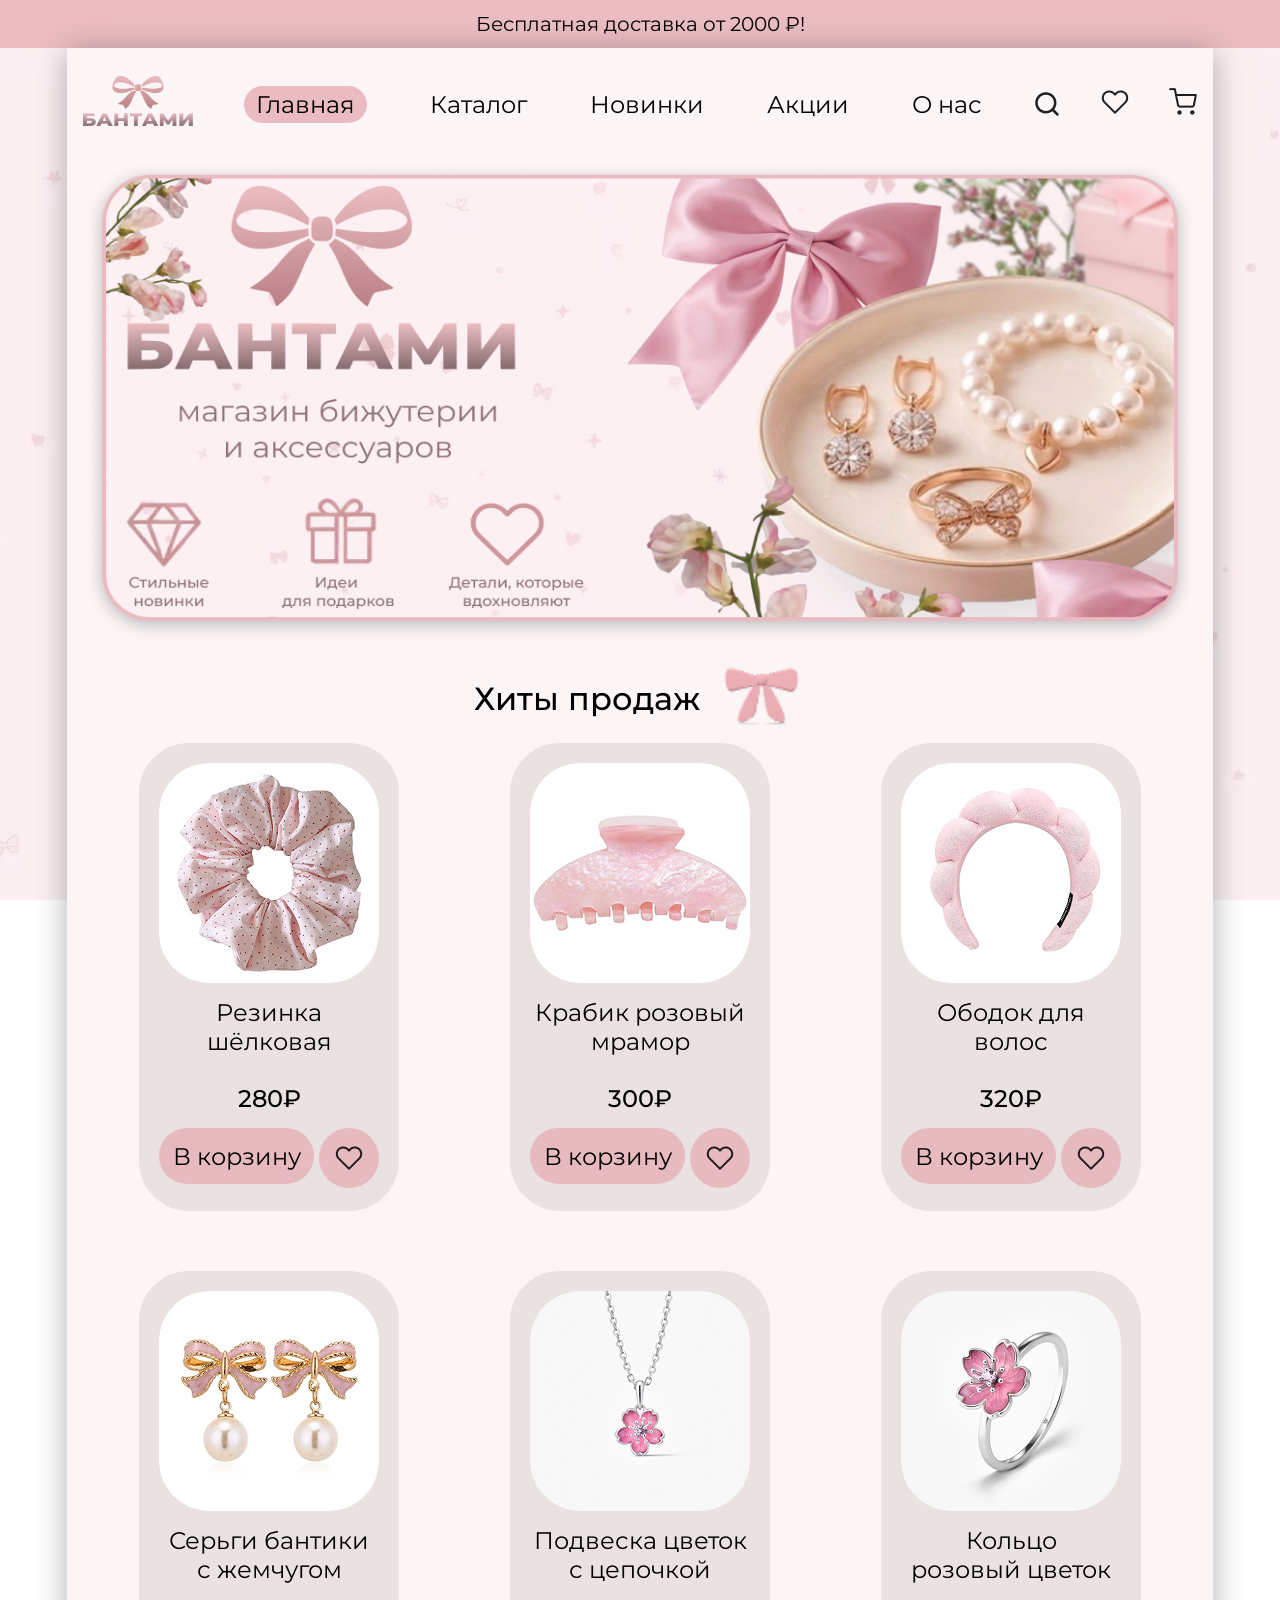
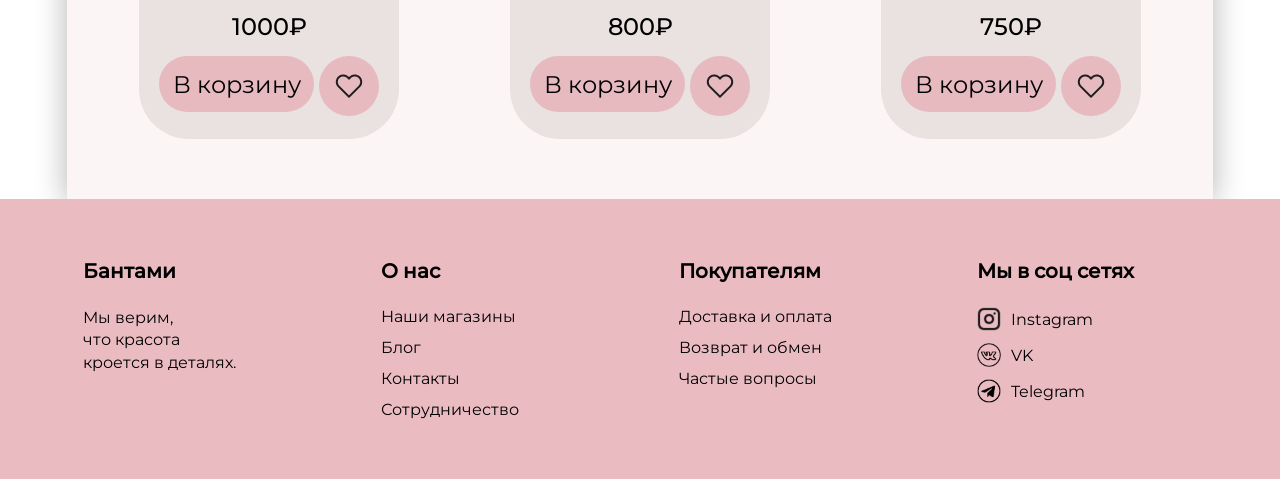
<file: index.html>
<!DOCTYPE html>
<html lang="ru">
<head>
    <meta charset="UTF-8">
    <meta name="viewport" content="width=device-width, initial-scale=1.0">
    <link rel="stylesheet" href="css/style.css">
    <script type="module" src="js/model-viewer.min.js"></script>
    <title>Бантами</title>
</head>
<body>
    <div class="bespdost">
        <p>Бесплатная доставка от 2000 ₽!</p>
    </div>
    <div class="container">
        <header class="shapka">
            <div class="ban">
                <a href="index.html"><img class="bant1" src="img/logo.png"></a>
                <div class="hz">
                    <ul class="spisok">
                        <li><a href="index.html" class="active">Главная</a></li>
                        <li><a href="catalog.html">Каталог</a></li>
                        <li><a href="news.html">Новинки</a></li>
                        <li><a href="actions.html">Акции</a></li>
                        <li><a href="about.html">О нас</a></li>
                    </ul>
                </div>
                <ul class="spis">
                   <li class="search-container">
                        <input type="text" id="searchInput" placeholder="Поиск..." onkeyup="searchProducts()" class="search-input">
                        <img src="img/Search.png" alt="Search" class="search-icon" onclick="toggleSearch()">
                </li>
                    <li><a href="favorites.html"><img src="img/Heart.png" alt="izbrannoe"></a></li>
                    <li><a href="cart.html"><img src="img/Shopping cart.png" alt="korzina"></a></li>
                </ul>
            </div>
        </header>
        <main>
            <section class="banner">
                <img class = "bannerimg" src="img/banner.png" alt="Баннер">
            </section>
            <section class="hits">
                <div class="about-header">
    <p class="section-title">Хиты продаж</p>
    <model-viewer class="about-3d-bow" src="pink-bow.glb" autoplay loop camera-controls interaction-prompt="none" shadow-intensity="1" alt="Парящий 3D бант"></model-viewer>
</div>
    <div class="products-grid">
        <div class="product-card">
            <div class="product-img-wrapper">
                <img src="img/rez.png" alt="Резинка шёлковая" class="product-img">
            </div>
                <p class="product-name">Резинка шёлковая</p>
                <p class="product-price">280₽</p>
                <div class="product-actions">
                    <a href="#" class="btn-buy">В корзину</a>
                    <button class="btn-fav"><img src="img/Heart.png" alt="Like"></button>
                </div>
            </div>
            <div class="product-card">
                <div class="product-img-wrapper">
                    <img src="img/kr.png" alt="Крабик розовый" class="product-img">
                 </div>
                        <p class="product-name">Крабик розовый<br>мрамор</p>
                        <p class="product-price">300₽</p>
                        <div class="product-actions">
                            <a href="#" class="btn-buy">В корзину</a>
                            <button class="btn-fav"><img src="img/Heart.png" alt="Like"></button>
                        </div>
                    </div>
                    <div class="product-card">
                        <div class="product-img-wrapper">
                            <img src="img/obod.png" alt="Ободок для волос" class="product-img">
                        </div>
                        <p class="product-name">Ободок для<br>волос</p>
                        <p class="product-price">320₽</p>
                        <div class="product-actions">
                            <a href="#" class="btn-buy">В корзину</a>
                            <button class="btn-fav"><img src="img/Heart.png" alt="Like"></button>
                        </div>
                    </div>
                    <div class="product-card">
                        <div class="product-img-wrapper">
                            <img src="img/sergi.png" alt="Серьги бантики" class="product-img">
                        </div>
                        <p class="product-name">Серьги бантики<br>с жемчугом</p>
                        <p class="product-price">1000₽</p>
                        <div class="product-actions">
                            <a href="#" class="btn-buy">В корзину</a>
                            <button class="btn-fav"><img src="img/Heart.png" alt="Like"></button>
                        </div>
                    </div>
                    <div class="product-card">
                        <div class="product-img-wrapper">
                            <img src="img/podves.png" alt="Подвеска цветок" class="product-img">
                        </div>
                        <p class="product-name">Подвеска цветок<br>с цепочкой</p>
                        <p class="product-price">800₽</p>
                        <div class="product-actions">
                            <a href="#" class="btn-buy">В корзину</a>
                            <button class="btn-fav"><img src="img/Heart.png" alt="Like"></button>
                        </div>
                    </div>
                    <div class="product-card">
                        <div class="product-img-wrapper">
                            <img src="img/kolco.png" alt="Кольцо розовый цветок" class="product-img">
                        </div>
                        <p class="product-name">Кольцо<br>розовый цветок</p>
                        <p class="product-price">750₽</p>
                        <div class="product-actions">
                            <a href="#" class="btn-buy">В корзину</a>
                            <button class="btn-fav"><img src="img/Heart.png" alt="Like"></button>
                        </div>
                    </div>
                </div>
            </section>
        </main>
    </div>
    <footer class="site-footer">
        <div class="footer-container">
            <div class="footer-col">
                <h3>Бантами</h3>
                <p>Мы верим,<br>что красота<br>кроется в деталях.</p>
            </div>
            <div class="footer-col">
                <h3>О нас</h3>
                <ul>
                    <li><a href="#">Наши магазины</a></li>
                    <li><a href="#">Блог</a></li>
                    <li><a href="#">Контакты</a></li>
                    <li><a href="#">Сотрудничество</a></li>
                </ul>
            </div>
            <div class="footer-col">
                <h3>Покупателям</h3>
                <ul>
                    <li><a href="#">Доставка и оплата</a></li>
                    <li><a href="#">Возврат и обмен</a></li>
                    <li><a href="#">Частые вопросы</a></li>
                </ul>
            </div>
            <div class="footer-col">
                <h3>Мы в соц сетях</h3>
                <ul class="social-list">
                    <li>
                        <a href="#">
                            <img src="img/instagram.png" alt="Instagram">
                            Instagram
                        </a>
                    </li>
                    <li>
                        <a href="#">
                            <img src="img/vk-no-bg-preview (carve.photos).png" alt="VK">
                            VK
                        </a>
                    </li>
                    <li>
                        <a href="#">
                            <img src="img/Group 1000007033.png" alt="Telegram">
                            Telegram
                        </a>
                    </li>
                </ul>
            </div>
    </footer>
    <script>
function getCart() { return JSON.parse(localStorage.getItem('cart')) || []; }
function getFavs() { return JSON.parse(localStorage.getItem('favs')) || []; }
function addToCart(cardElement) {
    let name = cardElement.querySelector('.product-name').innerText.replace(/\n/g, ' ').trim();
    let priceText = cardElement.querySelector('.product-price').innerText;
    let price = parseInt(priceText.match(/\d+/g).pop());
    let imgSrc = cardElement.querySelector('.product-img').getAttribute('src');
    let cart = getCart();
    if (!cart.find(item => item.name === name)) {
        cart.push({ name: name, price: price, img: imgSrc });
        localStorage.setItem('cart', JSON.stringify(cart));
        alert(name + ' добавлен в корзину!');
    } else {
        alert('Этот товар уже в корзине');
    }
}
function addToFav(cardElement) {
    let name = cardElement.querySelector('.product-name').innerText.replace(/\n/g, ' ').trim();
    let priceText = cardElement.querySelector('.product-price').innerText;
    let price = parseInt(priceText.match(/\d+/g).pop());
    let imgSrc = cardElement.querySelector('.product-img').getAttribute('src');
    let favs = getFavs();
    if (!favs.find(item => item.name === name)) {
        favs.push({ name: name, price: price, img: imgSrc });
        localStorage.setItem('favs', JSON.stringify(favs));
        alert(name + ' добавлен в избранное!');
    } else {
        alert('Этот товар уже в избранном');
    }
}
function renderLists() {
    const cartList = document.getElementById('cart-list');
    if (cartList) {
        let cart = getCart();
        let total = 0;
        cartList.innerHTML = '';
        if (cart.length === 0) cartList.innerHTML = '<p style="text-align:center; width:100%;">Корзина пуста</p>';
        cart.forEach((item, index) => {
            total += item.price;
            cartList.innerHTML += `
                <div class="product-card">
                    <div class="product-img-wrapper">
                        <img src="${item.img}" class="product-img">
                    </div>
                    <p class="product-name">${item.name}</p>
                    <p class="product-price">${item.price}₽</p>
                    <button onclick="removeFromCart(${index})" class="btn-buy" style="background:#fff; border:1px solid #E7BABF;">Удалить</button>
                </div>
            `;
        });
        const totalDiv = document.getElementById('total-price');
        if(totalDiv) totalDiv.innerText = 'Итого: ' + total + '₽';
    }
    const favList = document.getElementById('favorites-list');
    if (favList) {
        let favs = getFavs();
        favList.innerHTML = '';
        if (favs.length === 0) favList.innerHTML = '<p style="text-align:center; width:100%;">В избранном пока пусто</p>';
        favs.forEach((item, index) => {
            favList.innerHTML += `
                <div class="product-card">
                    <div class="product-img-wrapper">
                        <img src="${item.img}" class="product-img">
                    </div>
                    <p class="product-name">${item.name}</p>
                    <p class="product-price">${item.price}₽</p>
                    <button onclick="removeFromFav(${index})" class="btn-buy" style="background:#fff; border:1px solid #E7BABF;">Удалить</button>
                </div>
            `;
        });
    }
}
function removeFromCart(index) {
    let cart = getCart();
    cart.splice(index, 1);
    localStorage.setItem('cart', JSON.stringify(cart));
    renderLists();
}
function removeFromFav(index) {
    let favs = getFavs();
    favs.splice(index, 1);
    localStorage.setItem('favs', JSON.stringify(favs));
    renderLists();
}
function searchProducts() {
    let input = document.getElementById('searchInput').value.toLowerCase();
    let cards = document.querySelectorAll('.product-card');
    cards.forEach(card => {
        let title = card.querySelector('.product-name') ? card.querySelector('.product-name').innerText.toLowerCase() : '';
        if (title.includes(input)) {
            card.style.display = 'flex';
        } else {
            card.style.display = 'none';
        }
    });
}
function toggleSearch() {
    const input = document.getElementById('searchInput');
    input.classList.toggle('active');
    if (input.classList.contains('active')) {
        input.focus();
    } else {
        input.value = '';
        searchProducts();
    }
}
document.addEventListener('click', function(event) {
    const container = document.querySelector('.search-container');
    const input = document.getElementById('searchInput');
    
    if (container && !container.contains(event.target) && input.classList.contains('active')) {
        input.classList.remove('active');
        input.value = '';
        searchProducts();
    }
});
document.addEventListener('DOMContentLoaded', () => {
    renderLists();
    document.querySelectorAll('.product-card').forEach(card => {
        if(card.closest('#cart-list') || card.closest('#favorites-list')) return;

        let btnBuy = card.querySelector('.btn-buy');
        let btnFav = card.querySelector('.btn-fav');

        if (btnBuy) {
            btnBuy.addEventListener('click', (e) => {
                e.preventDefault();
                addToCart(card);
            });
        }
        if (btnFav) {
            btnFav.addEventListener('click', (e) => {
                e.preventDefault();
                addToFav(card);
            });
        }
    });
});
</script>
</body>
</html>
</file>
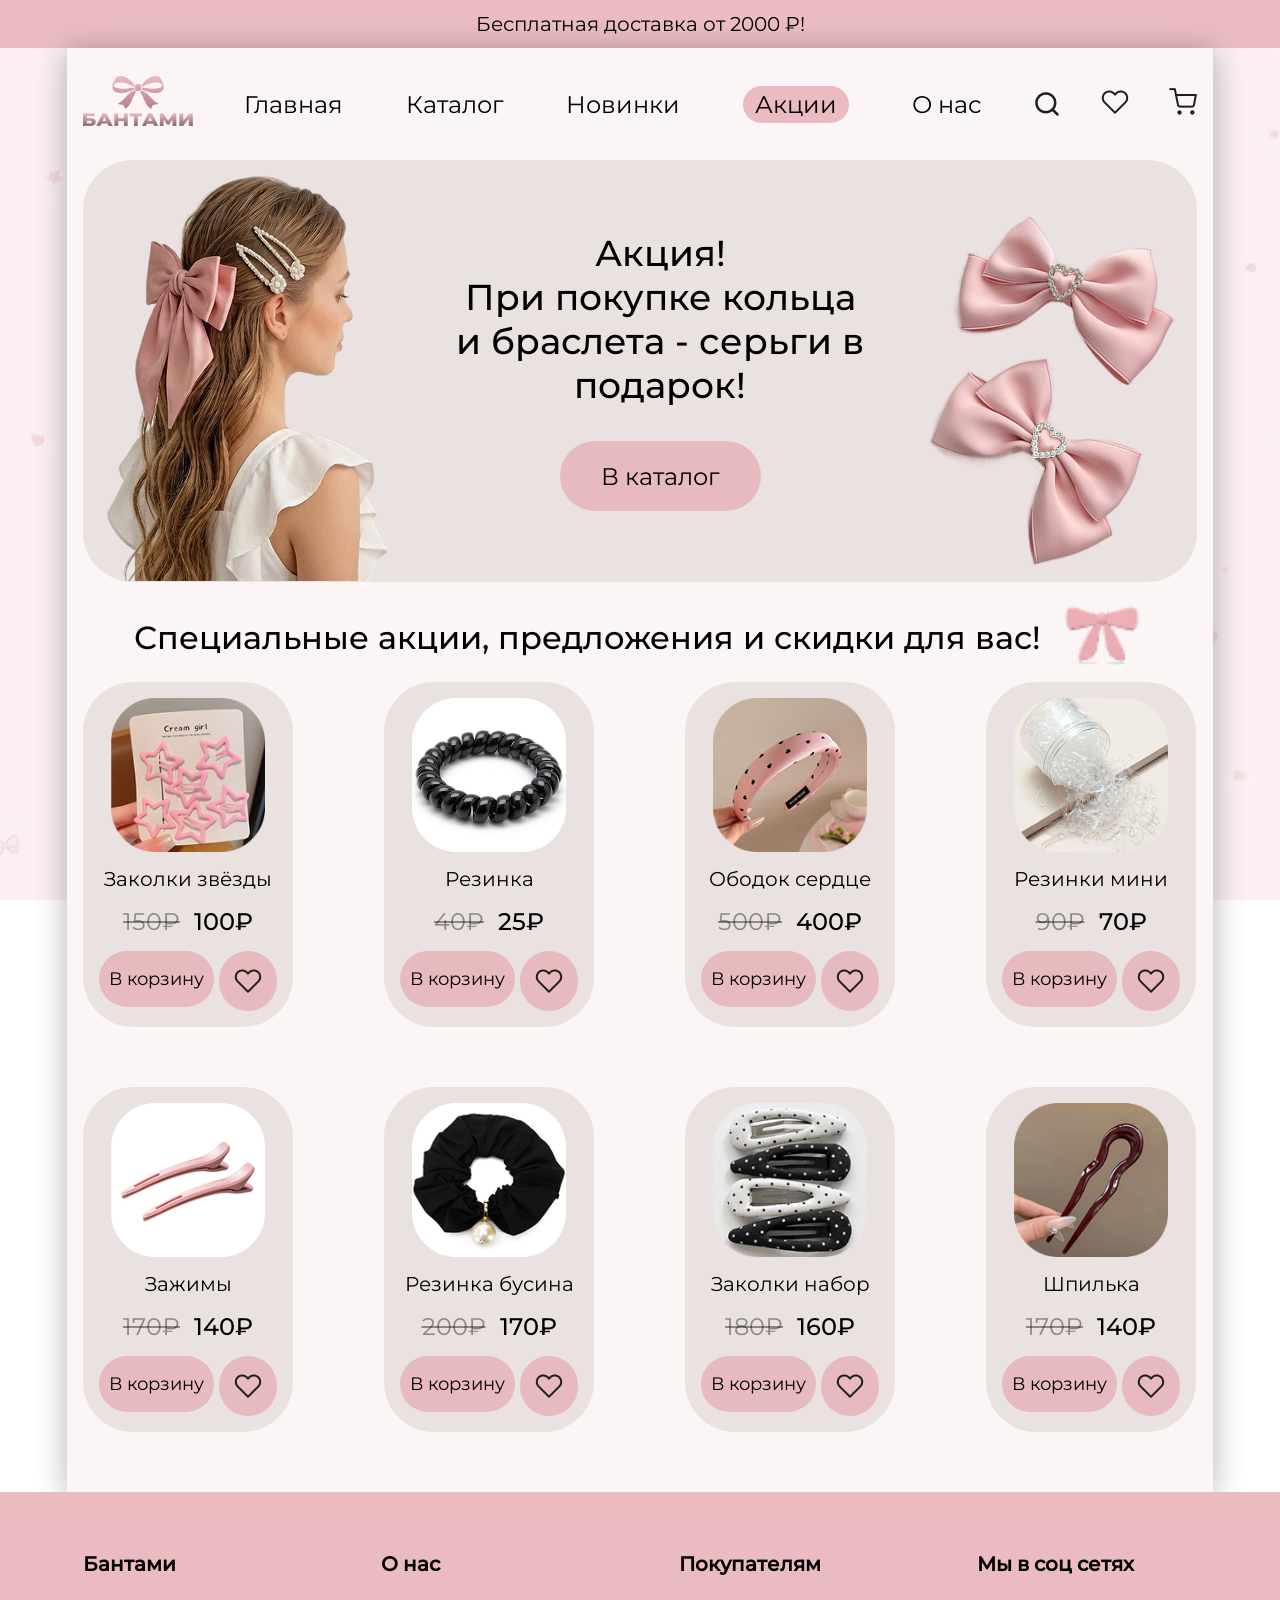
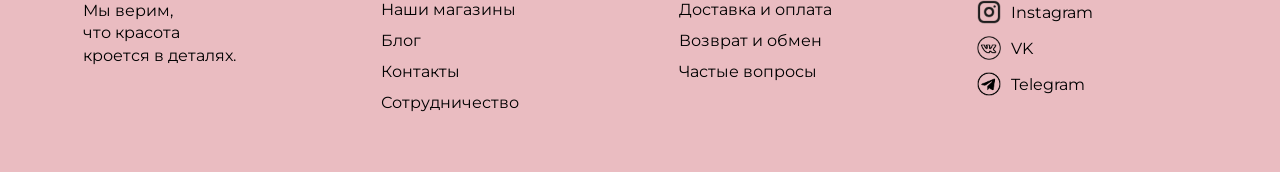
<file: actions.html>
<!DOCTYPE html>
<html lang="ru">
<head>
    <meta charset="UTF-8">
    <meta name="viewport" content="width=device-width, initial-scale=1.0">
    <link rel="stylesheet" href="css/style.css">
    <script type="module" src="js/model-viewer.min.js"></script>
    <title>Бантами — Акции</title>
</head>
<body>
    <div class="bespdost">
        <p>Бесплатная доставка от 2000 ₽!</p>
    </div>
    <div class="container">
        <header class="shapka">
            <div class="ban">
                 <a href="index.html"><img class="bant1" src="img/logo.png"></a>
                <div class="hz">
                    <ul class="spisok">
                        <li><a href="index.html">Главная</a></li>
                        <li><a href="catalog.html">Каталог</a></li>
                        <li><a href="news.html">Новинки</a></li>
                        <li><a href="actions.html" class="active">Акции</a></li>
                        <li><a href="about.html">О нас</a></li>
                    </ul>
                </div>
                <ul class="spis">
                    <li class="search-container">
                        <input type="text" id="searchInput" placeholder="Поиск..." onkeyup="searchProducts()" class="search-input">
                    <img src="img/Search.png" alt="Search" class="search-icon" onclick="toggleSearch()">
                    </li>
                    <li><a href="favorites.html"><img src="img/Heart.png" alt="izbrannoe"></a></li>
                    <li><a href="cart.html"><img src="img/Shopping cart.png" alt="korzina"></a></li>
                </ul>
            </div>
        </header>

        <main>
            <section class="hero">
                <div class="hero-left">
                    <img src="img/women.png" alt="Девушка в бантах" class="hero-girl-img">
                </div>
                <div class="hero-content">
                    <p class="hero-title">Акция!<br>При покупке кольца<br>и браслета - серьги в подарок!</p>
                    <a href="catalog.html" class="btn">В каталог</a>
                </div>
                <div class="hero-right">
                    <img src="img/banti.png" alt="Розовые банты" class="hero-bows-img">
                </div>
            </section>
            <div class="about-header">
     <p class="section-title">Специальные акции, предложения и скидки для вас!</p>
    <model-viewer class="about-3d-bow" src="pink-bow.glb" autoplay loop camera-controls interaction-prompt="none" shadow-intensity="1" alt="Парящий 3D бант"></model-viewer>
</div>
        <section class="catalog-grid">
            <div class="product-card">
                <div class="product-img-wrapper"><img src="img/zvez.png" alt="Заколки звёзды" class="product-img"></div>
                    <p class="product-name">Заколки звёзды</p>
                    <p class="product-price"><span class="old-price">150₽</span> 100₽</p>
                    <div class="product-actions">
                        <a href="#" class="btn-buy">В корзину</a>
                        <button class="btn-fav"><img src="img/Heart.png" alt="Like"></button>
                    </div>
                </div>
                <div class="product-card">
                    <div class="product-img-wrapper"><img src="img/rezpr.png" alt="Резинка пружинка" class="product-img"></div>
                    <p class="product-name">Резинка</p>
                    <p class="product-price"><span class="old-price">40₽</span> 25₽</p>
                    <div class="product-actions">
                        <a href="#" class="btn-buy">В корзину</a>
                        <button class="btn-fav"><img src="img/Heart.png" alt="Like"></button>
                    </div>
                </div>
                <div class="product-card">
                    <div class="product-img-wrapper"><img src="img/obser.png" alt="Ободок сердечки" class="product-img"></div>
                    <p class="product-name">Ободок сердце</p>
                    <p class="product-price"><span class="old-price">500₽</span> 400₽</p>
                    <div class="product-actions">
                        <a href="#" class="btn-buy">В корзину</a>
                        <button class="btn-fav"><img src="img/Heart.png" alt="Like"></button>
                    </div>
                </div>
                <div class="product-card">
                    <div class="product-img-wrapper"><img src="img/sil.png" alt="Резинки силикон" class="product-img"></div>
                    <p class="product-name">Резинки мини</p>
                    <p class="product-price"><span class="old-price">90₽</span> 70₽</p>
                    <div class="product-actions">
                        <a href="#" class="btn-buy">В корзину</a>
                        <button class="btn-fav"><img src="img/Heart.png" alt="Like"></button>
                    </div>
                </div>
                <div class="product-card">
                    <div class="product-img-wrapper"><img src="img/zag.png" alt="Зажимы" class="product-img"></div>
                    <p class="product-name">Зажимы</p>
                    <p class="product-price"><span class="old-price">170₽</span> 140₽</p>
                    <div class="product-actions">
                        <a href="#" class="btn-buy">В корзину</a>
                        <button class="btn-fav"><img src="img/Heart.png" alt="Like"></button>
                    </div>
                </div>
                <div class="product-card">
                    <div class="product-img-wrapper"><img src="img/rezbus.png" alt="Резинка бусина" class="product-img"></div>
                    <p class="product-name">Резинка бусина</p>
                    <p class="product-price"><span class="old-price">200₽</span> 170₽</p>
                    <div class="product-actions">
                        <a href="#" class="btn-buy">В корзину</a>
                        <button class="btn-fav"><img src="img/Heart.png" alt="Like"></button>
                    </div>
                </div>
                <div class="product-card">
                    <div class="product-img-wrapper"><img src="img/zakgoroh.png" alt="Заколки горошек" class="product-img"></div>
                    <p class="product-name">Заколки набор</p>
                    <p class="product-price"><span class="old-price">180₽</span> 160₽</p>
                    <div class="product-actions">
                        <a href="#" class="btn-buy">В корзину</a>
                        <button class="btn-fav"><img src="img/Heart.png" alt="Like"></button>
                    </div>
                </div>
                <div class="product-card">
                    <div class="product-img-wrapper"><img src="img/shpil.png" alt="Шпилька двурогая" class="product-img"></div>
                    <p class="product-name">Шпилька</p>
                    <p class="product-price"><span class="old-price">170₽</span> 140₽</p>
                    <div class="product-actions">
                        <a href="#" class="btn-buy">В корзину</a>
                        <button class="btn-fav"><img src="img/Heart.png" alt="Like"></button>
                    </div>
                </div>
            </section>
        </main>
    </div>
    <footer class="site-footer">
        <div class="footer-container">
            <div class="footer-col">
                <h3>Бантами</h3>
                <p>Мы верим,<br>что красота<br>кроется в деталях.</p>
            </div>
            <div class="footer-col">
                <h3>О нас</h3>
                <ul>
                    <li><a href="#">Наши магазины</a></li>
                    <li><a href="#">Блог</a></li>
                    <li><a href="#">Контакты</a></li>
                    <li><a href="#">Сотрудничество</a></li>
                </ul>
            </div>
            <div class="footer-col">
                <h3>Покупателям</h3>
                <ul>
                    <li><a href="#">Доставка и оплата</a></li>
                    <li><a href="#">Возврат и обмен</a></li>
                    <li><a href="#">Частые вопросы</a></li>
                </ul>
            </div>
            <div class="footer-col">
                <h3>Мы в соц сетях</h3>
                <ul class="social-list">
                    <li><a href="#"><img src="img/instagram.png" alt="Instagram"> Instagram</a></li>
                    <li><a href="#"><img src="img/vk-no-bg-preview (carve.photos).png" alt="VK"> VK</a></li>
                    <li><a href="#"><img src="img/Group 1000007033.png" alt="Telegram"> Telegram</a></li>
                </ul>
            </div>
        </div>
    </footer>
    <script>
function getCart() { return JSON.parse(localStorage.getItem('cart')) || []; }
function getFavs() { return JSON.parse(localStorage.getItem('favs')) || []; }
function addToCart(cardElement) {
    let name = cardElement.querySelector('.product-name').innerText.replace(/\n/g, ' ').trim();
    let priceText = cardElement.querySelector('.product-price').innerText;
    let price = parseInt(priceText.match(/\d+/g).pop());
    let imgSrc = cardElement.querySelector('.product-img').getAttribute('src');
    let cart = getCart();
    if (!cart.find(item => item.name === name)) {
        cart.push({ name: name, price: price, img: imgSrc });
        localStorage.setItem('cart', JSON.stringify(cart));
        alert(name + ' добавлен в корзину!');
    } else {
        alert('Этот товар уже в корзине');
    }
}
function addToFav(cardElement) {
    let name = cardElement.querySelector('.product-name').innerText.replace(/\n/g, ' ').trim();
    let priceText = cardElement.querySelector('.product-price').innerText;
    let price = parseInt(priceText.match(/\d+/g).pop());
    let imgSrc = cardElement.querySelector('.product-img').getAttribute('src');
    let favs = getFavs();
    if (!favs.find(item => item.name === name)) {
        favs.push({ name: name, price: price, img: imgSrc });
        localStorage.setItem('favs', JSON.stringify(favs));
        alert(name + ' добавлен в избранное!');
    } else {
        alert('Этот товар уже в избранном');
    }
}
function renderLists() {
    const cartList = document.getElementById('cart-list');
    if (cartList) {
        let cart = getCart();
        let total = 0;
        cartList.innerHTML = '';
        if (cart.length === 0) cartList.innerHTML = '<p style="text-align:center; width:100%;">Корзина пуста</p>';
        
        cart.forEach((item, index) => {
            total += item.price;
            cartList.innerHTML += `
                <div class="product-card">
                    <div class="product-img-wrapper">
                        <img src="${item.img}" class="product-img">
                    </div>
                    <p class="product-name">${item.name}</p>
                    <p class="product-price">${item.price}₽</p>
                    <button onclick="removeFromCart(${index})" class="btn-buy" style="background:#fff; border:1px solid #E7BABF;">Удалить</button>
                </div>
            `;
        });
        const totalDiv = document.getElementById('total-price');
        if(totalDiv) totalDiv.innerText = 'Итого: ' + total + '₽';
    }
    const favList = document.getElementById('favorites-list');
    if (favList) {
        let favs = getFavs();
        favList.innerHTML = '';
        if (favs.length === 0) favList.innerHTML = '<p style="text-align:center; width:100%;">В избранном пока пусто</p>';

        favs.forEach((item, index) => {
            favList.innerHTML += `
                <div class="product-card">
                    <div class="product-img-wrapper">
                        <img src="${item.img}" class="product-img">
                    </div>
                    <p class="product-name">${item.name}</p>
                    <p class="product-price">${item.price}₽</p>
                    <button onclick="removeFromFav(${index})" class="btn-buy" style="background:#fff; border:1px solid #E7BABF;">Удалить</button>
                </div>
            `;
        });
    }
}
function removeFromCart(index) {
    let cart = getCart();
    cart.splice(index, 1);
    localStorage.setItem('cart', JSON.stringify(cart));
    renderLists();
}
function removeFromFav(index) {
    let favs = getFavs();
    favs.splice(index, 1);
    localStorage.setItem('favs', JSON.stringify(favs));
    renderLists();
}
function searchProducts() {
    let input = document.getElementById('searchInput').value.toLowerCase();
    let cards = document.querySelectorAll('.product-card');
    cards.forEach(card => {
        let title = card.querySelector('.product-name') ? card.querySelector('.product-name').innerText.toLowerCase() : '';
        if (title.includes(input)) {
            card.style.display = 'flex';
        } else {
            card.style.display = 'none';
        }
    });
}
function toggleSearch() {
        const input = document.getElementById('searchInput');
        input.classList.toggle('active');
        if (input.classList.contains('active')) {
            input.focus();
        }
    }
    document.addEventListener('click', function(event) {
        const container = document.querySelector('.search-container');
        const input = document.getElementById('searchInput');
        
        if (container && !container.contains(event.target) && input.classList.contains('active')) {
            input.classList.remove('active');
            input.value = '';
            searchProducts();
        }
    });
    document.addEventListener('DOMContentLoaded', () => {
    renderLists();
    document.querySelectorAll('.product-card').forEach(card => {
        if(card.closest('#cart-list') || card.closest('#favorites-list')) return;

        let btnBuy = card.querySelector('.btn-buy');
        let btnFav = card.querySelector('.btn-fav');

        if (btnBuy) {
            btnBuy.addEventListener('click', (e) => {
                e.preventDefault();
                addToCart(card);
            });
        }
        if (btnFav) {
            btnFav.addEventListener('click', (e) => {
                e.preventDefault();
                addToFav(card);
            });
        }
    });
});
</script>
</body>
</html>
</file>
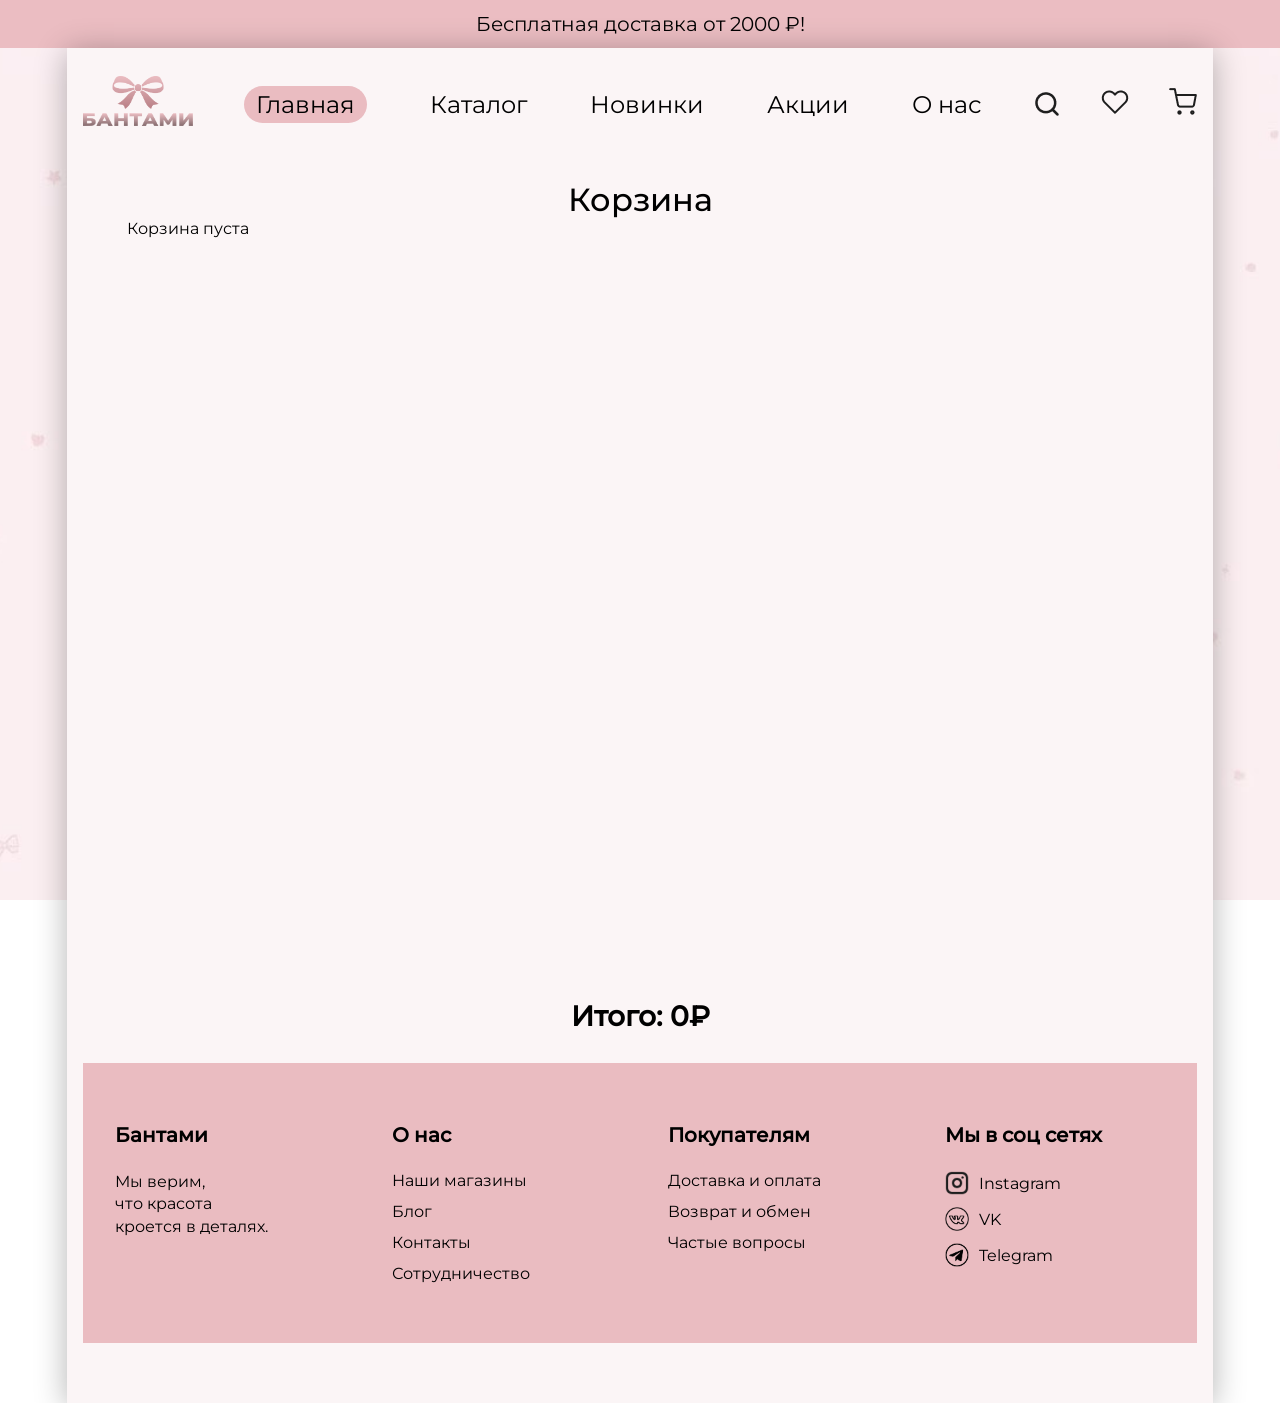
<file: cart.html>
<!DOCTYPE html>
<html lang="ru">
<head>
    <meta charset="UTF-8">
    <meta name="viewport" content="width=device-width, initial-scale=1.0">
    <link rel="stylesheet" href="css/style.css">
    <script type="module" src="js/model-viewer.min.js"></script>
    <title>Бантами</title>
</head>
<body>
    <div class="bespdost">
        <p>Бесплатная доставка от 2000 ₽!</p>
    </div>
    <div class="container">
        <header class="shapka">
            <div class="ban">
                <a href="index.html"><img class="bant1" src="img/logo.png"></a>
                <div class="hz">
                    <ul class="spisok">
                        <li><a href="index.html" class="active">Главная</a></li>
                        <li><a href="catalog.html">Каталог</a></li>
                        <li><a href="news.html">Новинки</a></li>
                        <li><a href="actions.html">Акции</a></li>
                        <li><a href="about.html">О нас</a></li>
                    </ul>
                </div>
                <ul class="spis">
                   <li class="search-container">
                        <input type="text" id="searchInput" placeholder="Поиск..." onkeyup="searchProducts()" class="search-input">
                        <img src="img/Search.png" alt="Search" class="search-icon" onclick="toggleSearch()">
                    </li>
                    <li><a href="favorites.html"><img src="img/Heart.png" alt="izbrannoe"></a></li>
                    <li><a href="cart.html"><img src="img/Shopping cart.png" alt="korzina"></a></li>
                </ul>
            </div>
        </header>
        <main>
            <p class="section-title" style="margin-top: 20px;">Корзина</p>
            <div class="catalog-grid" id="cart-list">
            </div>
            <h2 id="total-price" style="text-align: center; font-family: 'M med'; margin: 30px 0; font-size: 28px;"></h2>
        </main>
        <footer class="site-footer">
        <div class="footer-container">
            <div class="footer-col">
                <h3>Бантами</h3>
                <p>Мы верим,<br>что красота<br>кроется в деталях.</p>
            </div>
            <div class="footer-col">
                <h3>О нас</h3>
                <ul>
                    <li><a href="#">Наши магазины</a></li>
                    <li><a href="#">Блог</a></li>
                    <li><a href="#">Контакты</a></li>
                    <li><a href="#">Сотрудничество</a></li>
                </ul>
            </div>
            <div class="footer-col">
                <h3>Покупателям</h3>
                <ul>
                    <li><a href="#">Доставка и оплата</a></li>
                    <li><a href="#">Возврат и обмен</a></li>
                    <li><a href="#">Частые вопросы</a></li>
                </ul>
            </div>
            <div class="footer-col">
                <h3>Мы в соц сетях</h3>
                <ul class="social-list">
                    <li>
                        <a href="#">
                            <img src="img/instagram.png" alt="Instagram">
                            Instagram
                        </a>
                    </li>
                    <li>
                        <a href="#">
                            <img src="img/vk-no-bg-preview (carve.photos).png" alt="VK">
                            VK
                        </a>
                    </li>
                    <li>
                        <a href="#">
                            <img src="img/Group 1000007033.png" alt="Telegram">
                            Telegram
                        </a>
                    </li>
                </ul>
            </div>
    </footer>
    <script>
function getCart() { return JSON.parse(localStorage.getItem('cart')) || []; }
function getFavs() { return JSON.parse(localStorage.getItem('favs')) || []; }
function addToCart(cardElement) {
    let name = cardElement.querySelector('.product-name').innerText.replace(/\n/g, ' ').trim();
    let priceText = cardElement.querySelector('.product-price').innerText;
    let price = parseInt(priceText.match(/\d+/g).pop());
    let imgSrc = cardElement.querySelector('.product-img').getAttribute('src');
    let cart = getCart();
    if (!cart.find(item => item.name === name)) {
        cart.push({ name: name, price: price, img: imgSrc });
        localStorage.setItem('cart', JSON.stringify(cart));
        alert(name + ' добавлен в корзину!');
    } else {
        alert('Этот товар уже в корзине');
    }
}
function addToFav(cardElement) {
    let name = cardElement.querySelector('.product-name').innerText.replace(/\n/g, ' ').trim();
    let priceText = cardElement.querySelector('.product-price').innerText;
    let price = parseInt(priceText.match(/\d+/g).pop());
    let imgSrc = cardElement.querySelector('.product-img').getAttribute('src');
    let favs = getFavs();
    if (!favs.find(item => item.name === name)) {
        favs.push({ name: name, price: price, img: imgSrc });
        localStorage.setItem('favs', JSON.stringify(favs));
        alert(name + ' добавлен в избранное!');
    } else {
        alert('Этот товар уже в избранном');
    }
}
function renderLists() {
    const cartList = document.getElementById('cart-list');
    if (cartList) {
        let cart = getCart();
        let total = 0;
        cartList.innerHTML = '';
        if (cart.length === 0) cartList.innerHTML = '<p style="text-align:center; width:100%;">Корзина пуста</p>';
        cart.forEach((item, index) => {
            total += item.price;
            cartList.innerHTML += `
                <div class="product-card">
                    <div class="product-img-wrapper">
                        <img src="${item.img}" class="product-img">
                    </div>
                    <p class="product-name">${item.name}</p>
                    <p class="product-price">${item.price}₽</p>
                    <button onclick="removeFromCart(${index})" class="btn-buy" style="background:#fff; border:1px solid #E7BABF;">Удалить</button>
                </div>
            `;
        });
        const totalDiv = document.getElementById('total-price');
        if(totalDiv) totalDiv.innerText = 'Итого: ' + total + '₽';
    }
    const favList = document.getElementById('favorites-list');
    if (favList) {
        let favs = getFavs();
        favList.innerHTML = '';
        if (favs.length === 0) favList.innerHTML = '<p style="text-align:center; width:100%;">В избранном пока пусто</p>';
        favs.forEach((item, index) => {
            favList.innerHTML += `
                <div class="product-card">
                    <div class="product-img-wrapper">
                        <img src="${item.img}" class="product-img">
                    </div>
                    <p class="product-name">${item.name}</p>
                    <p class="product-price">${item.price}₽</p>
                    <button onclick="removeFromFav(${index})" class="btn-buy" style="background:#fff; border:1px solid #E7BABF;">Удалить</button>
                </div>
            `;
        });
    }
}
function removeFromCart(index) {
    let cart = getCart();
    cart.splice(index, 1);
    localStorage.setItem('cart', JSON.stringify(cart));
    renderLists();
}
function removeFromFav(index) {
    let favs = getFavs();
    favs.splice(index, 1);
    localStorage.setItem('favs', JSON.stringify(favs));
    renderLists();
}
function searchProducts() {
    let input = document.getElementById('searchInput').value.toLowerCase();
    let cards = document.querySelectorAll('.product-card');
    cards.forEach(card => {
        let title = card.querySelector('.product-name') ? card.querySelector('.product-name').innerText.toLowerCase() : '';
        if (title.includes(input)) {
            card.style.display = 'flex';
        } else {
            card.style.display = 'none';
        }
    });
}
function toggleSearch() {
        const input = document.getElementById('searchInput');
        input.classList.toggle('active');
        if (input.classList.contains('active')) {
            input.focus();
        }
    }
    document.addEventListener('click', function(event) {
        const container = document.querySelector('.search-container');
        const input = document.getElementById('searchInput');
        if (container && !container.contains(event.target) && input.classList.contains('active')) {
            input.classList.remove('active');
            input.value = '';
            searchProducts();
        }
    });
document.addEventListener('DOMContentLoaded', () => {
    renderLists();
    document.querySelectorAll('.product-card').forEach(card => {
        if(card.closest('#cart-list') || card.closest('#favorites-list')) return;
        let btnBuy = card.querySelector('.btn-buy');
        let btnFav = card.querySelector('.btn-fav');
        if (btnBuy) {
            btnBuy.addEventListener('click', (e) => {
                e.preventDefault();
                addToCart(card);
            });
        }
        if (btnFav) {
            btnFav.addEventListener('click', (e) => {
                e.preventDefault();
                addToFav(card);
            });
        }
    });
});
</script>
</body>
</html>
</file>
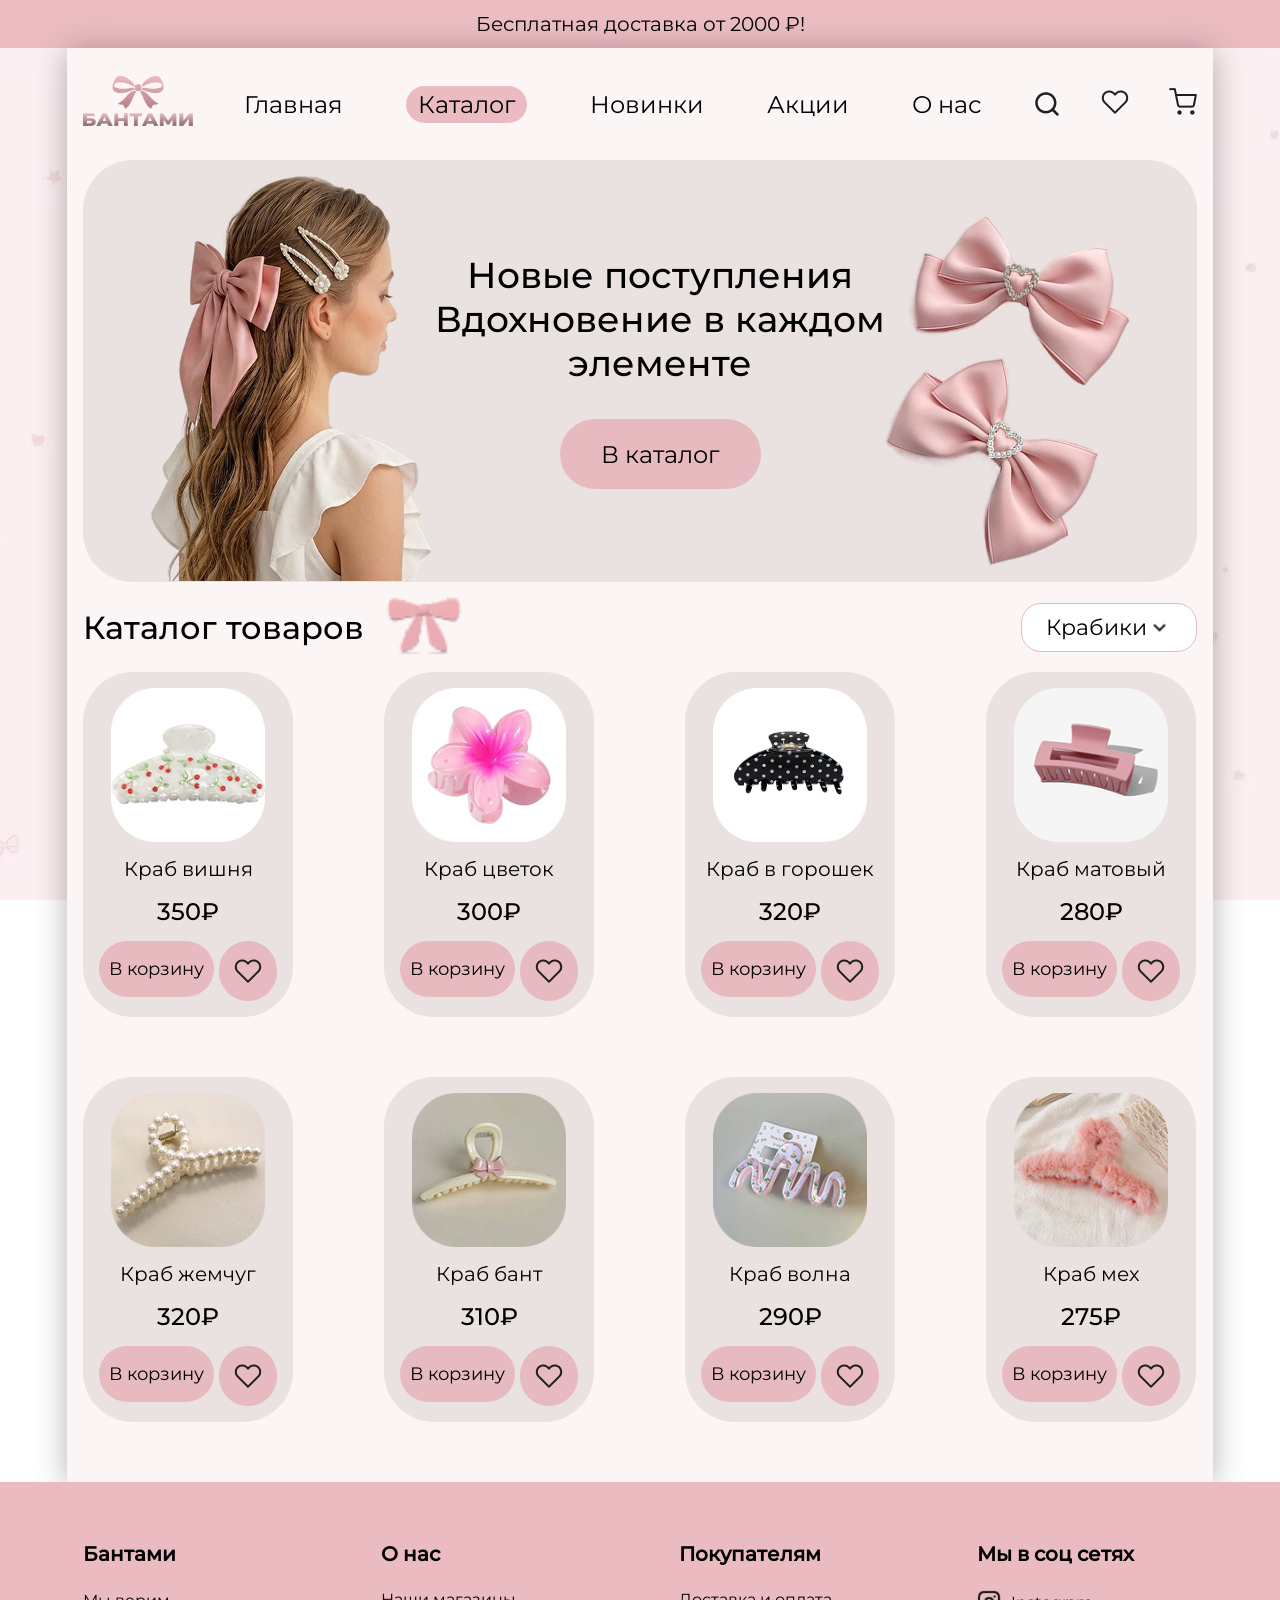
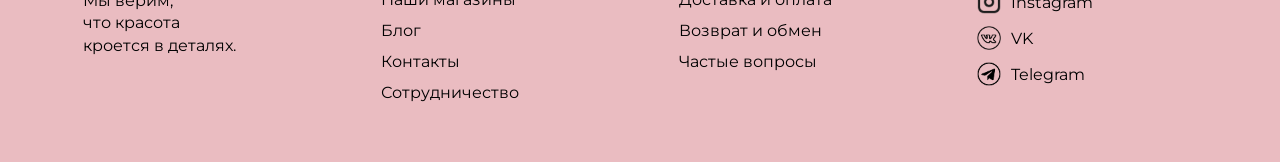
<file: catalog.html>
<!DOCTYPE html>
<html lang="ru">
<head>
    <meta charset="UTF-8">
    <meta name="viewport" content="width=device-width, initial-scale=1.0">
    <link rel="stylesheet" href="css/style.css">
    <script type="module" src="js/model-viewer.min.js"></script>
    <title>Бантами — Каталог</title>
</head>
<body>
    <div class="bespdost">
        <p>Бесплатная доставка от 2000 ₽!</p>
    </div>

    <div class="container">
        <header class="shapka">
            <div class="ban">
                <a href="index.html"><img class="bant1" src="img/logo.png"></a>
                <div class="hz">
                    <ul class="spisok">
                        <li><a href="index.html">Главная</a></li>
                        <li><a href="catalog.html" class="active">Каталог</a></li>
                        <li><a href="news.html">Новинки</a></li>
                        <li><a href="actions.html">Акции</a></li>
                        <li><a href="about.html">О нас</a></li>
                    </ul>
                </div>
                <ul class="spis">
                    <li class="search-container">
                        <input type="text" id="searchInput" placeholder="Поиск..." onkeyup="searchProducts()" class="search-input">
                        <img src="img/Search.png" alt="Search" class="search-icon" onclick="toggleSearch()">
                    </li>
                    <li><a href="favorites.html"><img src="img/Heart.png" alt="izbrannoe"></a></li>
                    <li><a href="cart.html"><img src="img/Shopping cart.png" alt="korzina"></a></li>
                </ul>
            </div>
        </header>
        <main>
             <section class="hero">
                <div class="hero-left">
                    <img src="img/women.png" alt="Девушка в бантах" class="hero-girl-img">
                </div>
                <div class="hero-content">
                    <p class="hero-title">Новые поступления<br>Вдохновение в каждом<br>элементе</p>
                    <a href="catalog.html" class="btn">В каталог</a>
                </div>
                <div class="hero-right">
                    <img src="img/banti.png" alt="Розовые банты" class="hero-bows-img">
                </div>
            </section>
  <section class="catalog-top">
    <div class="catalog-header-left">
        <p class="catalog-title">Каталог товаров</p>
        <model-viewer class="about-3d-bow" src="pink-bow.glb" autoplay loop camera-controls interaction-prompt="none" shadow-intensity="1" alt="Парящий 3D бант"></model-viewer>
    </div>
   <div class="filter-wrapper">
    <div class="filter-dropdown" onclick="toggleDropdown()">
        <span id="current-filter">Крабики</span>
        <img class="strelka" id="filter-arrow" src="img/keyboard_arrow_up.png" alt="v">
    </div>
    <ul class="filter-list" id="filter-list">
        <li onclick="filterProducts('all', 'Все товары')">Все товары</li>
        <li onclick="filterProducts('kraby', 'Крабики')">Крабики</li>
        <li onclick="filterProducts('rezinki', 'Резинки')">Резинки</li>
        <li onclick="filterProducts('zakolki', 'Заколки')">Заколки</li>
    </ul>
</div>
</section>
    <section class="catalog-grid">
        <div class="product-card" data-category="kraby">
            <div class="product-img-wrapper"><img src="img/Rectangle 5412.png" alt="Краб" class="product-img"></div>
                <p class="product-name">Краб вишня</p>
                <p class="product-price">350₽</p>
        <div class="product-actions">
            <a href="#" class="btn-buy">В корзину</a>
            <button class="btn-fav"><img src="img/Heart.png" alt="Like"></button>
        </div>
        </div>
                <div class="product-card" data-category="kraby">
                    <div class="product-img-wrapper"><img src="img/Rectangle 5412 (1).png" alt="Краб" class="product-img"></div>
                    <p class="product-name">Краб цветок</p>
                    <p class="product-price">300₽</p>
                    <div class="product-actions">
                        <a href="#" class="btn-buy">В корзину</a>
                        <button class="btn-fav"><img src="img/Heart.png" alt="Like"></button>
                    </div>
                </div>
               <div class="product-card" data-category="kraby">
                    <div class="product-img-wrapper"><img src="img/Rectangle 5412 (2).png" alt="Краб" class="product-img"></div>
                    <p class="product-name">Краб в горошек</p>
                    <p class="product-price">320₽</p>
                    <div class="product-actions">
                        <a href="#" class="btn-buy">В корзину</a>
                        <button class="btn-fav"><img src="img/Heart.png" alt="Like"></button>
                    </div>
                </div>
                <div class="product-card" data-category="kraby">
                    <div class="product-img-wrapper"><img src="img/Rectangle 5412 (3).png" alt="Краб" class="product-img"></div>
                    <p class="product-name">Краб матовый</p>
                    <p class="product-price">280₽</p>
                    <div class="product-actions">
                        <a href="#" class="btn-buy">В корзину</a>
                        <button class="btn-fav"><img src="img/Heart.png" alt="Like"></button>       
                    </div>
                </div>
                <div class="product-card" data-category="kraby">
                    <div class="product-img-wrapper"><img src="img/Rectangle 5412 (4).png" alt="Краб" class="product-img"></div>
                    <p class="product-name">Краб жемчуг</p>
                    <p class="product-price">320₽</p>
                    <div class="product-actions">
                        <a href="#" class="btn-buy">В корзину</a>
                        <button class="btn-fav"><img src="img/Heart.png" alt="Like"></button>
                    </div>
                </div>
                <div class="product-card" data-category="kraby">
                    <div class="product-img-wrapper"><img src="img/Rectangle 5412 (5).png" alt="Краб" class="product-img"></div>
                    <p class="product-name">Краб бант</p>
                    <p class="product-price">310₽</p>
                    <div class="product-actions">
                        <a href="#" class="btn-buy">В корзину</a>
                        <button class="btn-fav"><img src="img/Heart.png" alt="Like"></button>
                    </div>
                </div>
               <div class="product-card" data-category="kraby">
                    <div class="product-img-wrapper"><img src="img/Rectangle 5412 (6).png" alt="Краб" class="product-img"></div>
                    <p class="product-name">Краб волна</p>
                    <p class="product-price">290₽</p>
                    <div class="product-actions">
                        <a href="#" class="btn-buy">В корзину</a>
                        <button class="btn-fav"><img src="img/Heart.png" alt="Like"></button>
                    </div>
                </div>
                <div class="product-card" data-category="kraby">
                    <div class="product-img-wrapper"><img src="img/Rectangle 5412 (7).png" alt="Краб" class="product-img"></div>
                    <p class="product-name">Краб мех</p>
                    <p class="product-price">275₽</p>
                    <div class="product-actions">
                        <a href="#" class="btn-buy">В корзину</a>
                        <button class="btn-fav"><img src="img/Heart.png" alt="Like"></button>
                    </div>
                </div>
            </section>
        </main>
    </div>
    <footer class="site-footer">
        <div class="footer-container">
            <div class="footer-col">
                <h3>Бантами</h3>
                <p>Мы верим,<br>что красота<br>кроется в деталях.</p>
            </div>
            <div class="footer-col">
                <h3>О нас</h3>
                <ul>
                    <li><a href="#">Наши магазины</a></li>
                    <li><a href="#">Блог</a></li>
                    <li><a href="#">Контакты</a></li>
                    <li><a href="#">Сотрудничество</a></li>
                </ul>
            </div>
            <div class="footer-col">
                <h3>Покупателям</h3>
                <ul>
                    <li><a href="#">Доставка и оплата</a></li>
                    <li><a href="#">Возврат и обмен</a></li>
                    <li><a href="#">Частые вопросы</a></li>
                </ul>
            </div>
            <div class="footer-col">
                <h3>Мы в соц сетях</h3>
                <ul class="social-list">
                    <li><a href="#"><img src="img/instagram.png" alt="Instagram"> Instagram</a></li>
                    <li><a href="#"><img src="img/vk-no-bg-preview (carve.photos).png" alt="VK">VK</a></li>
                    <li><a href="#"><img src="img/Group 1000007033.png" alt="Telegram"> Telegram</a></li>
                </ul>
            </div>
        </div>
    </footer>
    <script>
function getCart() { return JSON.parse(localStorage.getItem('cart')) || []; }
function getFavs() { return JSON.parse(localStorage.getItem('favs')) || []; }
function addToCart(cardElement) {
    let name = cardElement.querySelector('.product-name').innerText.replace(/\n/g, ' ').trim();
    let priceText = cardElement.querySelector('.product-price').innerText;
    let price = parseInt(priceText.match(/\d+/g).pop());
    let imgSrc = cardElement.querySelector('.product-img').getAttribute('src');
    let cart = getCart();
    if (!cart.find(item => item.name === name)) {
        cart.push({ name: name, price: price, img: imgSrc });
        localStorage.setItem('cart', JSON.stringify(cart));
        alert(name + ' добавлен в корзину!');
    } else {
        alert('Этот товар уже в корзине');
    }
}
function addToFav(cardElement) {
    let name = cardElement.querySelector('.product-name').innerText.replace(/\n/g, ' ').trim();
    let priceText = cardElement.querySelector('.product-price').innerText;
    let price = parseInt(priceText.match(/\d+/g).pop());
    let imgSrc = cardElement.querySelector('.product-img').getAttribute('src');
    let favs = getFavs();
    if (!favs.find(item => item.name === name)) {
        favs.push({ name: name, price: price, img: imgSrc });
        localStorage.setItem('favs', JSON.stringify(favs));
        alert(name + ' добавлен в избранное!');
    } else {
        alert('Этот товар уже в избранном');
    }
}
function renderLists() {
    const cartList = document.getElementById('cart-list');
    if (cartList) {
        let cart = getCart();
        let total = 0;
        cartList.innerHTML = '';
        if (cart.length === 0) cartList.innerHTML = '<p style="text-align:center; width:100%;">Корзина пуста</p>';
        cart.forEach((item, index) => {
            total += item.price;
            cartList.innerHTML += `
                <div class="product-card">
                    <div class="product-img-wrapper">
                        <img src="${item.img}" class="product-img">
                    </div>
                    <p class="product-name">${item.name}</p>
                    <p class="product-price">${item.price}₽</p>
                    <button onclick="removeFromCart(${index})" class="btn-buy" style="background:#fff; border:1px solid #E7BABF;">Удалить</button>
                </div>
            `;
        });
        const totalDiv = document.getElementById('total-price');
        if(totalDiv) totalDiv.innerText = 'Итого: ' + total + '₽';
    }
    const favList = document.getElementById('favorites-list');
    if (favList) {
        let favs = getFavs();
        favList.innerHTML = '';
        if (favs.length === 0) favList.innerHTML = '<p style="text-align:center; width:100%;">В избранном пока пусто</p>';
        favs.forEach((item, index) => {
            favList.innerHTML += `
                <div class="product-card">
                    <div class="product-img-wrapper">
                        <img src="${item.img}" class="product-img">
                    </div>
                    <p class="product-name">${item.name}</p>
                    <p class="product-price">${item.price}₽</p>
                    <button onclick="removeFromFav(${index})" class="btn-buy" style="background:#fff; border:1px solid #E7BABF;">Удалить</button>
                </div>
            `;
        });
    }
}
function removeFromCart(index) {
    let cart = getCart();
    cart.splice(index, 1);
    localStorage.setItem('cart', JSON.stringify(cart));
    renderLists();
}
function removeFromFav(index) {
    let favs = getFavs();
    favs.splice(index, 1);
    localStorage.setItem('favs', JSON.stringify(favs));
    renderLists();
}
function searchProducts() {
    let input = document.getElementById('searchInput').value.toLowerCase();
    let cards = document.querySelectorAll('.product-card');
    cards.forEach(card => {
        let title = card.querySelector('.product-name') ? card.querySelector('.product-name').innerText.toLowerCase() : '';
        if (title.includes(input)) {
            card.style.display = 'flex';
        } else {
            card.style.display = 'none';
        }
    });
}
function toggleSearch() {
        const input = document.getElementById('searchInput');
        input.classList.toggle('active');
        if (input.classList.contains('active')) {
            input.focus();
        }
    }
    document.addEventListener('click', function(event) {
        const container = document.querySelector('.search-container');
        const input = document.getElementById('searchInput');
        if (container && !container.contains(event.target) && input.classList.contains('active')) {
            input.classList.remove('active');
            input.value = ''; 
            searchProducts(); 
        }
    });
function toggleDropdown() {
    const dropdown = document.getElementById('filter-list');
    const dropdownBtn = document.querySelector('.filter-dropdown');
    
    dropdown.classList.toggle('active');
    dropdownBtn.classList.toggle('active');
}
function filterProducts(category, title) {
    document.getElementById('current-filter').innerText = title;
    document.getElementById('filter-list').classList.remove('active');
    document.querySelector('.filter-dropdown').classList.remove('active');
    const products = document.querySelectorAll('.catalog-grid .product-card');
    products.forEach(product => {
        if (category === 'all' || product.getAttribute('data-category') === category) {
            product.style.display = 'flex'; 
        } else {
            product.style.display = 'none';
        }
    });
}
document.addEventListener('click', function(event) {
    const wrapper = document.querySelector('.filter-wrapper');
    if (wrapper && !wrapper.contains(event.target)) {
        document.getElementById('filter-list').classList.remove('active');
        document.querySelector('.filter-dropdown').classList.remove('active');
    }
});
document.addEventListener('DOMContentLoaded', () => {
    renderLists();
    document.querySelectorAll('.product-card').forEach(card => {
        if(card.closest('#cart-list') || card.closest('#favorites-list')) return;
        let btnBuy = card.querySelector('.btn-buy');
        let btnFav = card.querySelector('.btn-fav');
        if (btnBuy) {
            btnBuy.addEventListener('click', (e) => {
                e.preventDefault();
                addToCart(card);
            });
        }
        if (btnFav) {
            btnFav.addEventListener('click', (e) => {
                e.preventDefault();
                addToFav(card);
            });
        }
    });
});
</script>
</body>
</html>
</file>
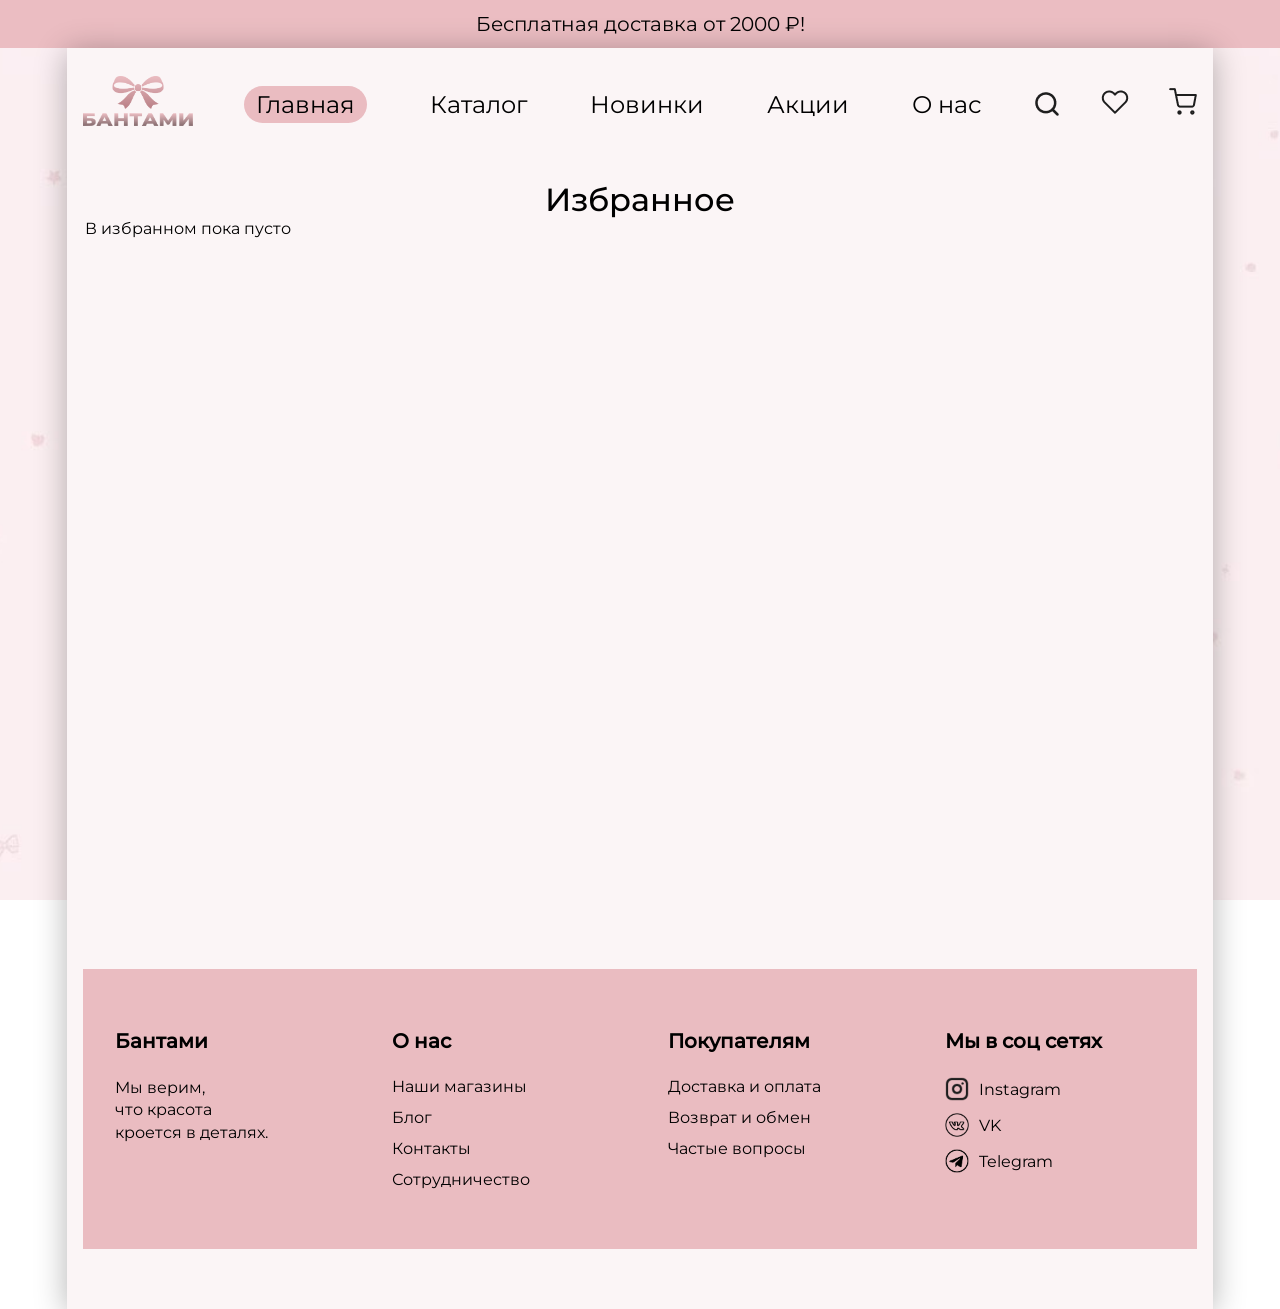
<file: favorites.html>
<!DOCTYPE html>
<html lang="ru">
<head>
    <meta charset="UTF-8">
    <meta name="viewport" content="width=device-width, initial-scale=1.0">
    <link rel="stylesheet" href="css/style.css">
    <script type="module" src="js/model-viewer.min.js"></script>
    <title>Бантами</title>
</head>
<body>
    <div class="bespdost">
        <p>Бесплатная доставка от 2000 ₽!</p>
    </div>
    <div class="container">
        <header class="shapka">
            <div class="ban">
                <a href="index.html"><img class="bant1" src="img/logo.png"></a>
                <div class="hz">
                    <ul class="spisok">
                        <li><a href="index.html" class="active">Главная</a></li>
                        <li><a href="catalog.html">Каталог</a></li>
                        <li><a href="news.html">Новинки</a></li>
                        <li><a href="actions.html">Акции</a></li>
                        <li><a href="about.html">О нас</a></li>
                    </ul>
                </div>
                <ul class="spis">
                    <li class="search-container">
                        <input type="text" id="searchInput" placeholder="Поиск..." onkeyup="searchProducts()" class="search-input">
                            <img src="img/Search.png" alt="Search" class="search-icon" onclick="toggleSearch()">
                    </li>
                    <li><a href="favorites.html"><img src="img/Heart.png" alt="izbrannoe"></a></li>
                    <li><a href="cart.html"><img src="img/Shopping cart.png" alt="korzina"></a></li>
                </ul>
            </div>
        </header>
        <main>
            <p class="section-title" style="margin-top: 20px;">Избранное</p>
            <div class="catalog-grid" id="favorites-list">
            </div>
        </main>
        <footer class="site-footer">
        <div class="footer-container">
            <div class="footer-col">
                <h3>Бантами</h3>
                <p>Мы верим,<br>что красота<br>кроется в деталях.</p>
            </div>
            <div class="footer-col">
                <h3>О нас</h3>
                <ul>
                    <li><a href="#">Наши магазины</a></li>
                    <li><a href="#">Блог</a></li>
                    <li><a href="#">Контакты</a></li>
                    <li><a href="#">Сотрудничество</a></li>
                </ul>
            </div>
            <div class="footer-col">
                <h3>Покупателям</h3>
                <ul>
                    <li><a href="#">Доставка и оплата</a></li>
                    <li><a href="#">Возврат и обмен</a></li>
                    <li><a href="#">Частые вопросы</a></li>
                </ul>
            </div>
            <div class="footer-col">
                <h3>Мы в соц сетях</h3>
                <ul class="social-list">
                    <li>
                        <a href="#">
                            <img src="img/instagram.png" alt="Instagram">
                            Instagram
                        </a>
                    </li>
                    <li>
                        <a href="#">
                            <img src="img/vk-no-bg-preview (carve.photos).png" alt="VK">
                            VK
                        </a>
                    </li>
                    <li>
                        <a href="#">
                            <img src="img/Group 1000007033.png" alt="Telegram">
                            Telegram
                        </a>
                    </li>
                </ul>
            </div>
    </footer>
    <script>
function getCart() { return JSON.parse(localStorage.getItem('cart')) || []; }
function getFavs() { return JSON.parse(localStorage.getItem('favs')) || []; }
function addToCart(cardElement) {
    let name = cardElement.querySelector('.product-name').innerText.replace(/\n/g, ' ').trim();
    let priceText = cardElement.querySelector('.product-price').innerText;
    let price = parseInt(priceText.match(/\d+/g).pop());
    let imgSrc = cardElement.querySelector('.product-img').getAttribute('src');
    let cart = getCart();
    if (!cart.find(item => item.name === name)) {
        cart.push({ name: name, price: price, img: imgSrc });
        localStorage.setItem('cart', JSON.stringify(cart));
        alert(name + ' добавлен в корзину!');
    } else {
        alert('Этот товар уже в корзине');
    }
}
function addToFav(cardElement) {
    let name = cardElement.querySelector('.product-name').innerText.replace(/\n/g, ' ').trim();
    let priceText = cardElement.querySelector('.product-price').innerText;
    let price = parseInt(priceText.match(/\d+/g).pop());
    let imgSrc = cardElement.querySelector('.product-img').getAttribute('src');
    let favs = getFavs();
    if (!favs.find(item => item.name === name)) {
        favs.push({ name: name, price: price, img: imgSrc });
        localStorage.setItem('favs', JSON.stringify(favs));
        alert(name + ' добавлен в избранное!');
    } else {
        alert('Этот товар уже в избранном');
    }
}
function renderLists() {
    const cartList = document.getElementById('cart-list');
    if (cartList) {
        let cart = getCart();
        let total = 0;
        cartList.innerHTML = '';
        if (cart.length === 0) cartList.innerHTML = '<p style="text-align:center; width:100%;">Корзина пуста</p>';
        cart.forEach((item, index) => {
            total += item.price;
            cartList.innerHTML += `
                <div class="product-card">
                    <div class="product-img-wrapper">
                        <img src="${item.img}" class="product-img">
                    </div>
                    <p class="product-name">${item.name}</p>
                    <p class="product-price">${item.price}₽</p>
                    <button onclick="removeFromCart(${index})" class="btn-buy" style="background:#fff; border:1px solid #E7BABF;">Удалить</button>
                </div>
            `;
        });
        const totalDiv = document.getElementById('total-price');
        if(totalDiv) totalDiv.innerText = 'Итого: ' + total + '₽';
    }
    const favList = document.getElementById('favorites-list');
    if (favList) {
        let favs = getFavs();
        favList.innerHTML = '';
        if (favs.length === 0) favList.innerHTML = '<p style="text-align:center; width:100%;">В избранном пока пусто</p>';

        favs.forEach((item, index) => {
            favList.innerHTML += `
                <div class="product-card">
                    <div class="product-img-wrapper">
                        <img src="${item.img}" class="product-img">
                    </div>
                    <p class="product-name">${item.name}</p>
                    <p class="product-price">${item.price}₽</p>
                    <button onclick="removeFromFav(${index})" class="btn-buy" style="background:#fff; border:1px solid #E7BABF;">Удалить</button>
                </div>
            `;
        });
    }
}
function removeFromCart(index) {
    let cart = getCart();
    cart.splice(index, 1);
    localStorage.setItem('cart', JSON.stringify(cart));
    renderLists();
}
function removeFromFav(index) {
    let favs = getFavs();
    favs.splice(index, 1);
    localStorage.setItem('favs', JSON.stringify(favs));
    renderLists();
}
function searchProducts() {
    let input = document.getElementById('searchInput').value.toLowerCase();
    let cards = document.querySelectorAll('.product-card');
    cards.forEach(card => {
        let title = card.querySelector('.product-name') ? card.querySelector('.product-name').innerText.toLowerCase() : '';
        if (title.includes(input)) {
            card.style.display = 'flex';
        } else {
            card.style.display = 'none';
        }
    });
}
function toggleSearch() {
        const input = document.getElementById('searchInput');
        input.classList.toggle('active'); 
        if (input.classList.contains('active')) {
            input.focus();
        }
    }
    document.addEventListener('click', function(event) {
        const container = document.querySelector('.search-container');
        const input = document.getElementById('searchInput');
        if (container && !container.contains(event.target) && input.classList.contains('active')) {
            input.classList.remove('active');
            input.value = ''; 
            searchProducts();
        }
    });
document.addEventListener('DOMContentLoaded', () => {
    renderLists();
    document.querySelectorAll('.product-card').forEach(card => {
        if(card.closest('#cart-list') || card.closest('#favorites-list')) return;
        let btnBuy = card.querySelector('.btn-buy');
        let btnFav = card.querySelector('.btn-fav');
        if (btnBuy) {
            btnBuy.addEventListener('click', (e) => {
                e.preventDefault();
                addToCart(card);
            });
        }
        if (btnFav) {
            btnFav.addEventListener('click', (e) => {
                e.preventDefault();
                addToFav(card);
            });
        }
    });
});
</script>
</body>
</html>
</file>
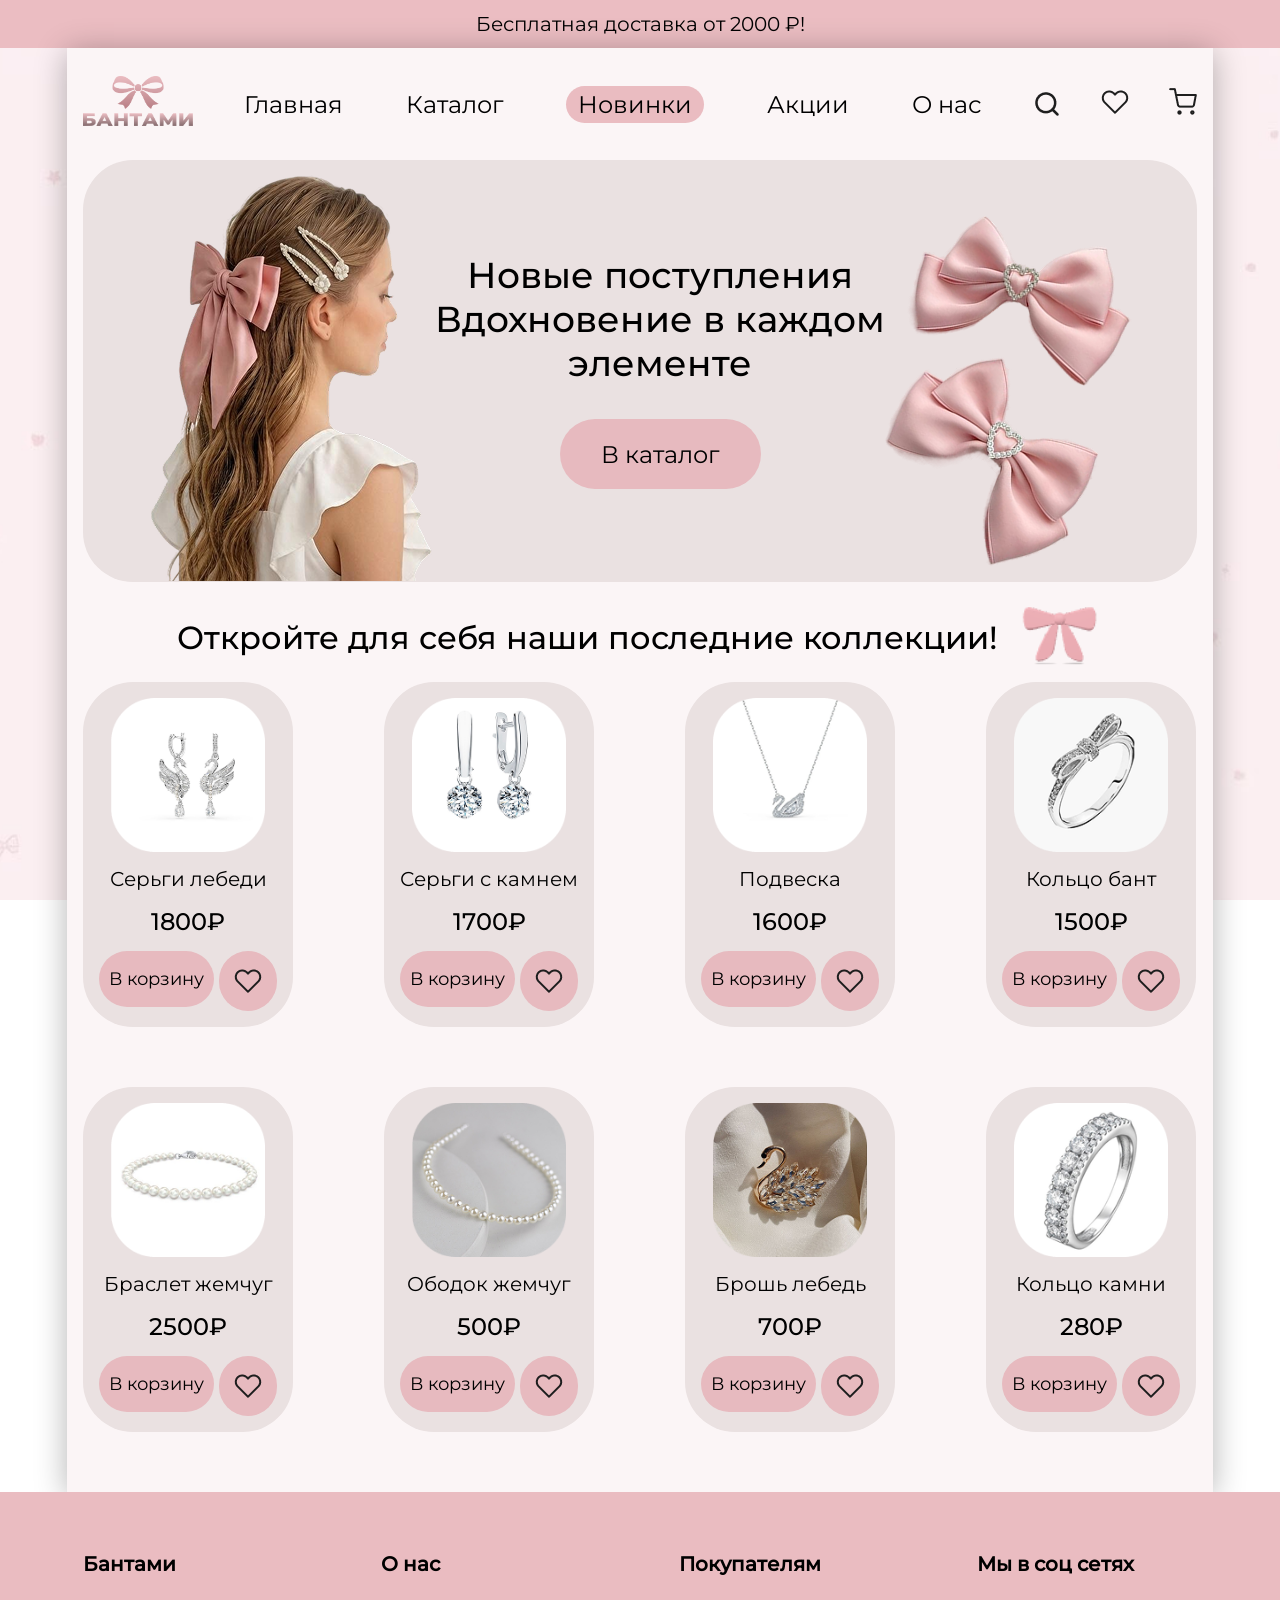
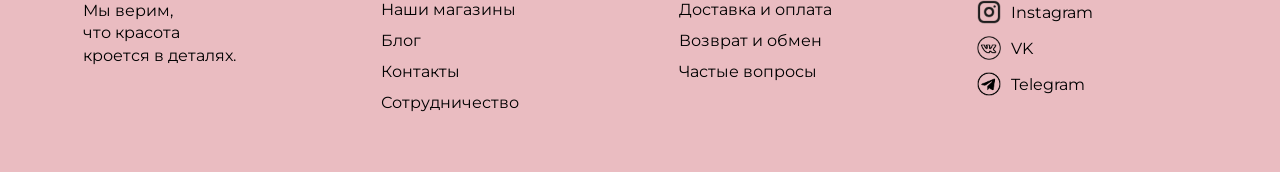
<file: news.html>
<!DOCTYPE html>
<html lang="ru">
<head>
    <meta charset="UTF-8">
    <meta name="viewport" content="width=device-width, initial-scale=1.0">
    <link rel="stylesheet" href="css/style.css">
    <script type="module" src="js/model-viewer.min.js"></script>
    <title>Бантами — Новинки</title>
</head>
<body>
    <div class="bespdost">
        <p>Бесплатная доставка от 2000 ₽!</p>
    </div>
    <div class="container">
        <header class="shapka">
            <div class="ban">
            <a href="index.html"><img class="bant1" src="img/logo.png"></a>                
                <div class="hz">
                    <ul class="spisok">
                        <li><a href="index.html">Главная</a></li>
                        <li><a href="catalog.html">Каталог</a></li>
                        <li><a href="news.html" class="active">Новинки</a></li>
                        <li><a href="actions.html">Акции</a></li>
                        <li><a href="about.html">О нас</a></li>
                    </ul>
                </div>
                <ul class="spis">
                    <li class="search-container">
                        <input type="text" id="searchInput" placeholder="Поиск..." onkeyup="searchProducts()" class="search-input">
                        <img src="img/Search.png" alt="Search" class="search-icon" onclick="toggleSearch()">
                    </li>
                    <li><a href="favorites.html"><img src="img/Heart.png" alt="izbrannoe"></a></li>
                    <li><a href="cart.html"><img src="img/Shopping cart.png" alt="korzina"></a></li>
                </ul>
            </div>
        </header>
        <main>
            <section class="hero">
                <div class="hero-left">
                    <img src="img/women.png" alt="Девушка в бантах" class="hero-girl-img">
                </div>
                <div class="hero-content">
                    <p class="hero-title">Новые поступления<br>Вдохновение в каждом<br>элементе</p>
                    <a href="catalog.html" class="btn">В каталог</a>
                </div>
                <div class="hero-right">
                    <img src="img/banti.png" alt="Розовые банты" class="hero-bows-img">
                </div>
            </section>
                <div class="about-header">
                    <p class="section-title">Откройте для себя наши последние коллекции!</p>
                    <model-viewer class="about-3d-bow" src="pink-bow.glb" autoplay loop camera-controls interaction-prompt="none" shadow-intensity="1" alt="Парящий 3D бант"></model-viewer>
                </div>
            <section class="catalog-grid">
                <div class="product-card">
                    <div class="product-img-wrapper">
                        <img src="img/lebser.png" alt="Серьги лебеди" class="product-img">
                    </div>
                    <p class="product-name">Серьги лебеди</p>
                    <p class="product-price">1800₽</p>
                    <div class="product-actions">
                        <a href="#" class="btn-buy">В корзину</a>
                        <button class="btn-fav"><img src="img/Heart.png" alt="Like"></button>
                    </div>
                </div>
                <div class="product-card">
                    <div class="product-img-wrapper">
                        <img src="img/sercam.png" alt="Серьги с камнем" class="product-img">
                    </div>
                    <p class="product-name">Серьги с камнем</p>
                    <p class="product-price">1700₽</p>
                    <div class="product-actions">
                        <a href="#" class="btn-buy">В корзину</a>
                        <button class="btn-fav"><img src="img/Heart.png" alt="Like"></button>
                    </div>
                </div>
                <div class="product-card">
                    <div class="product-img-wrapper">
                        <img src="img/lebpod.png" alt="Подвеска лебедь" class="product-img">
                    </div>
                    <p class="product-name">Подвеска</p>
                    <p class="product-price">1600₽</p>
                    <div class="product-actions">
                        <a href="#" class="btn-buy">В корзину</a>
                        <button class="btn-fav"><img src="img/Heart.png" alt="Like"></button>
                    </div>
                </div>
                <div class="product-card">
                    <div class="product-img-wrapper">
                        <img src="img/kolbant.png" alt="Кольцо бант" class="product-img">
                    </div>
                    <p class="product-name">Кольцо бант</p>
                    <p class="product-price">1500₽</p>
                    <div class="product-actions">
                        <a href="#" class="btn-buy">В корзину</a>
                        <button class="btn-fav"><img src="img/Heart.png" alt="Like"></button>
                    </div>
                </div>
                <div class="product-card">
                    <div class="product-img-wrapper">
                        <img src="img/brasgem.png" alt="Браслет жемчуг" class="product-img">
                    </div>
                    <p class="product-name">Браслет жемчуг</p>
                    <p class="product-price">2500₽</p>
                    <div class="product-actions">
                        <a href="#" class="btn-buy">В корзину</a>
                        <button class="btn-fav"><img src="img/Heart.png" alt="Like"></button>
                    </div>
                </div>

                <div class="product-card">
                    <div class="product-img-wrapper">
                        <img src="img/obgem.png" alt="Ободок жемчуг" class="product-img">
                    </div>
                    <p class="product-name">Ободок жемчуг</p>
                    <p class="product-price">500₽</p>
                    <div class="product-actions">
                        <a href="#" class="btn-buy">В корзину</a>
                        <button class="btn-fav"><img src="img/Heart.png" alt="Like"></button>
                    </div>
                </div>
                <div class="product-card">
                    <div class="product-img-wrapper">
                        <img src="img/brleb.png" alt="Брошь лебедь" class="product-img">
                    </div>
                    <p class="product-name">Брошь лебедь</p>
                    <p class="product-price">700₽</p>
                    <div class="product-actions">
                        <a href="#" class="btn-buy">В корзину</a>
                        <button class="btn-fav"><img src="img/Heart.png" alt="Like"></button>
                    </div>
                </div>
                <div class="product-card">
                    <div class="product-img-wrapper">
                        <img src="img/kolcam.png" alt="Кольцо с камнями" class="product-img">
                    </div>
                    <p class="product-name">Кольцо камни</p>
                    <p class="product-price">280₽</p>
                    <div class="product-actions">
                        <a href="#" class="btn-buy">В корзину</a>
                        <button class="btn-fav"><img src="img/Heart.png" alt="Like"></button>
                    </div>
                </div>

            </section>
        </main>
    </div>
    <footer class="site-footer">
        <div class="footer-container">
            <div class="footer-col">
                <h3>Бантами</h3>
                <p>Мы верим,<br>что красота<br>кроется в деталях.</p>
            </div>
            <div class="footer-col">
                <h3>О нас</h3>
                <ul>
                    <li><a href="#">Наши магазины</a></li>
                    <li><a href="#">Блог</a></li>
                    <li><a href="#">Контакты</a></li>
                    <li><a href="#">Сотрудничество</a></li>
                </ul>
            </div>
            <div class="footer-col">
                <h3>Покупателям</h3>
                <ul>
                    <li><a href="#">Доставка и оплата</a></li>
                    <li><a href="#">Возврат и обмен</a></li>
                    <li><a href="#">Частые вопросы</a></li>
                </ul>
            </div>
            <div class="footer-col">
                <h3>Мы в соц сетях</h3>
                <ul class="social-list">
                    <li><a href="#"><img src="img/instagram.png" alt="Instagram"> Instagram</a></li>
                    <li><a href="#"><img src ="img/vk-no-bg-preview (carve.photos).png"> VK</a></li>
                    <li><a href="#"><img src="img/Group 1000007033.png" alt="Telegram"> Telegram</a></li>
                </ul>
            </div>
        </div>
    </footer>
   <script>
function getCart() { return JSON.parse(localStorage.getItem('cart')) || []; }
function getFavs() { return JSON.parse(localStorage.getItem('favs')) || []; }
function addToCart(cardElement) {
    let name = cardElement.querySelector('.product-name').innerText.replace(/\n/g, ' ').trim();
    let priceText = cardElement.querySelector('.product-price').innerText;
    let price = parseInt(priceText.match(/\d+/g).pop());
    let imgSrc = cardElement.querySelector('.product-img').getAttribute('src');
    let cart = getCart();
    if (!cart.find(item => item.name === name)) {
        cart.push({ name: name, price: price, img: imgSrc });
        localStorage.setItem('cart', JSON.stringify(cart));
        alert(name + ' добавлен в корзину!');
    } else {
        alert('Этот товар уже в корзине');
    }
}
function addToFav(cardElement) {
    let name = cardElement.querySelector('.product-name').innerText.replace(/\n/g, ' ').trim();
    let priceText = cardElement.querySelector('.product-price').innerText;
    let price = parseInt(priceText.match(/\d+/g).pop());
    let imgSrc = cardElement.querySelector('.product-img').getAttribute('src');
    let favs = getFavs();
    if (!favs.find(item => item.name === name)) {
        favs.push({ name: name, price: price, img: imgSrc });
        localStorage.setItem('favs', JSON.stringify(favs));
        alert(name + ' добавлен в избранное!');
    } else {
        alert('Этот товар уже в избранном');
    }
}
function renderLists() {
    const cartList = document.getElementById('cart-list');
    if (cartList) {
        let cart = getCart();
        let total = 0;
        cartList.innerHTML = '';
        if (cart.length === 0) cartList.innerHTML = '<p style="text-align:center; width:100%;">Корзина пуста</p>';
        cart.forEach((item, index) => {
            total += item.price;
            cartList.innerHTML += `
                <div class="product-card">
                    <div class="product-img-wrapper">
                        <img src="${item.img}" class="product-img">
                    </div>
                    <p class="product-name">${item.name}</p>
                    <p class="product-price">${item.price}₽</p>
                    <button onclick="removeFromCart(${index})" class="btn-buy" style="background:#fff; border:1px solid #E7BABF;">Удалить</button>
                </div>
            `;
        });
        const totalDiv = document.getElementById('total-price');
        if(totalDiv) totalDiv.innerText = 'Итого: ' + total + '₽';
    }
    const favList = document.getElementById('favorites-list');
    if (favList) {
        let favs = getFavs();
        favList.innerHTML = '';
        if (favs.length === 0) favList.innerHTML = '<p style="text-align:center; width:100%;">В избранном пока пусто</p>';
        favs.forEach((item, index) => {
            favList.innerHTML += `
                <div class="product-card">
                    <div class="product-img-wrapper">
                        <img src="${item.img}" class="product-img">
                    </div>
                    <p class="product-name">${item.name}</p>
                    <p class="product-price">${item.price}₽</p>
                    <button onclick="removeFromFav(${index})" class="btn-buy" style="background:#fff; border:1px solid #E7BABF;">Удалить</button>
                </div>
            `;
        });
    }
}
function removeFromCart(index) {
    let cart = getCart();
    cart.splice(index, 1);
    localStorage.setItem('cart', JSON.stringify(cart));
    renderLists();
}
function removeFromFav(index) {
    let favs = getFavs();
    favs.splice(index, 1);
    localStorage.setItem('favs', JSON.stringify(favs));
    renderLists();
}
function searchProducts() {
    let input = document.getElementById('searchInput').value.toLowerCase();
    let cards = document.querySelectorAll('.product-card');
    cards.forEach(card => {
        let title = card.querySelector('.product-name') ? card.querySelector('.product-name').innerText.toLowerCase() : '';
        if (title.includes(input)) {
            card.style.display = 'flex';
        } else {
            card.style.display = 'none';
        }
    });
}
function toggleSearch() {
        const input = document.getElementById('searchInput');
        input.classList.toggle('active');
        if (input.classList.contains('active')) {
            input.focus();
        }
    }
    document.addEventListener('click', function(event) {
        const container = document.querySelector('.search-container');
        const input = document.getElementById('searchInput');
        if (container && !container.contains(event.target) && input.classList.contains('active')) {
            input.classList.remove('active');
            input.value = '';
            searchProducts();
        }
    });
document.addEventListener('DOMContentLoaded', () => {
    renderLists();
    document.querySelectorAll('.product-card').forEach(card => {
        if(card.closest('#cart-list') || card.closest('#favorites-list')) return;
        let btnBuy = card.querySelector('.btn-buy');
        let btnFav = card.querySelector('.btn-fav');
        if (btnBuy) {
            btnBuy.addEventListener('click', (e) => {
                e.preventDefault();
                addToCart(card);
            });
        }
        if (btnFav) {
            btnFav.addEventListener('click', (e) => {
                e.preventDefault();
                addToFav(card);
            });
        }
    });
});
</script>
</body>
</html>
</file>
<file: css/style.css>
@charset "UTF-8";

* {
    margin: 0;
    padding: 0;
    box-sizing: border-box; 
}

@font-face {
    font-family: "M reg";
    src: url("../fonts/Montserrat-Regular.ttf");
}
@font-face {
    font-family: "M med";
    src: url("../fonts/Montserrat-Medium.ttf");
}

a {
    cursor: pointer;
    text-decoration: none;
    color: black;
}
ul {
    list-style: none;
}

body {
    background-image: url('../img/fon.jpg');
    background-repeat: no-repeat; 
    background-attachment: fixed; 
    background-position: center center; 
    background-size: cover;
    font-family: "M reg";
}

.container {
    max-width: 1146px;
    margin: 0 auto 0 auto;
    background-color: #FBF5F6;
    padding: 0 16px;
    box-shadow: 0px 4px 30px rgba(0, 0, 0, 0.3);
    padding-bottom: 0;
}

.main-content {
    background-color: #FBF5F6; 
    padding: 0 16px;           
    padding-bottom: 60px; 
}

.about-3d-bow {
    display: block;
    width: 110px;
    height: 110px;
    background: transparent;
    border: none;
}

.bespdost {
    display: flex;
    width: 100%;
    height: 48px;
    background-color: #EBBDC2;
    justify-content: center;
    align-items: center;
    font-size: 20px;
    font-family: "M reg";
}

.shapka {
    padding: 28px 0;
}

.ban {
    display: flex;
    justify-content: space-between;
    align-items: center;
    width: 100%;
}

.bant {
    font-size: 32px;
    font-family: "M med";
}

.bant1 {
    width: 110px;
    height: 50px;
    margin-bottom: 2px;
}

.hz {
    display: flex;
}

.spisok {
    display: flex;
    font-size: 24px;
    gap: 63px;
}

.spisok a.active {
    background-color: #EABCC1;
    padding: 4px 12px;
    border-radius: 50px;
}

.spis {
    display: flex;
    gap: 40px;
    align-items: center;
}

.spis img {
    height: 28px; 
    width: auto;
}

.banner{
    display: flex;
    justify-content: center;
}

.bannerimg{
    width: 1114px;
    height: 483px
}

.hero {
    background-color: #EAE1E1;
    background-size: cover;
    background-position: center;
    height: 422px;
    border-radius: 50px;
    display: flex;
    align-items: center;
    justify-content: center;
    text-align: center;    
}

.hero-content {
   display: flex;
   gap: 34px;
   flex-direction: column;
   justify-content: center;
   align-items: center;
}

.hero-title {
    font-size: 36px;
    font-family: "M med";
    color: black;
}

.hero-subtitle {
    font-size: 24px;
    color: black;
    font-family: "M med";
}

.btn {
    display: inline-block;
    background-color: #E7BABF;
    padding: 21px 38px;
    border-radius: 50px;
    font-size: 24px;
    color: black;
    width: 201px;
    height: 70px;
    font-family: "M reg";
}

.hero-left {
    margin-bottom: 17px;
}

.section-title {
    text-align: center;
    font-size: 32px;
    font-family: "M med";
    margin-bottom: 60px;
    
}

.products-grid {
    display: grid;
    grid-template-columns: repeat(3, 260px);
    grid-template-rows: repeat(2, 468px);
    column-gap: 111px;
    row-gap: 60px;
    justify-content: center;
    padding-bottom: 0px;
}

.product-card {
    background-color: #EAE1E1; 
    border-radius: 50px;
    padding: 20px;
    text-align: center;
    display: flex;
    flex-direction: column;
    align-items: center;
}

.product-img-wrapper {
    width: 100%;
    height: 220px;
    border-radius: 50px;
    display: flex;
    align-items: center;
    justify-content: center;
    margin-bottom: 15px;
    overflow: hidden;
}

.product-img {
    max-height: 100%;
    max-width: 100%;
    object-fit: cover;
}

.product-name {
    font-size: 24px;
    font-family: "M reg";
    margin-bottom: 28px;
}

.product-price {
    font-size: 24px;
    font-family: "M med";
    margin-bottom: 15px;
}

.product-actions {
    display: flex;
    gap: 5px;
    width: 100%;
    justify-content: center;
}

.btn-buy {
    display: flex;             
    align-items: center;       
    justify-content: center;   
    background-color: #E7BABF;
    color: black;
    font-size: 24px;
    font-family: "M reg";
    padding: 0 10px;           
    border-radius: 40px;       
    flex-grow: 1;              
    height: 56px;
    white-space: nowrap;       
    transition: background-color 0.2s;
}

.btn-fav {
    background-color: #E7BABF;
    border: none;
    width: 60px;
    height: 60px;
    border-radius: 100px;
    display: flex;
    align-items: center;
    justify-content: center;
    cursor: pointer;
}

.btn-fav img {
    height: 28px;
}

.site-footer {
    background-color: #EABCC1; 
    width: 100%;
    padding: 60px 16px; 
    margin-top: 0px;    
}

.footer-container {
    max-width: 1146px; 
    margin: 0 auto;
    padding: 0 16px;
    display: flex;
    justify-content: space-between; 
    align-items: flex-start;
}

.container::after {
    content: "";
    display: block;
    height: 60px; 
    width: 100%;
    background-color: #FBF5F6; 
}

.footer-col {
    flex: 1;
    max-width: 220px; 
}

.footer-col h3 {
    font-size: 20px;
    font-family: "M med";
    color: black;
    margin-bottom: 24px;
}

.footer-col p {
    font-size: 16px;
    line-height: 1.4;
    font-family: "M reg";
    color: black;
}

.footer-col ul {
    display: flex;
    flex-direction: column;
    gap: 12px; 
}

.footer-col ul li a {
    font-size: 16px;
    font-family: "M reg";
    color: black;
    transition: opacity 0.2s;
}

.footer-col ul li a:hover {
    opacity: 0.7; 
}

.social-list li a {
    display: flex;
    align-items: center;
    gap: 10px; 
}

.social-list img {
    width: 24px; 
    height: 24px;
    object-fit: contain;
}

.catalog-top {
    display: flex;
    justify-content: space-between;
    align-items: center;
    margin-top: 0px;
    margin-bottom:0px;
}

.catalog-title {
    font-size: 32px;
    font-family: "M med";
    color: black;
}

.filter-dropdown {
    display: flex;
    align-items: center;
    justify-content: space-between;
    background-color: #FFFFFF;
    border: 1px solid #E7BABF;
    padding: 10px 24px;
    border-radius: 20px;
    font-size: 22px;
    font-family: "M reg";
    cursor: pointer;
    min-width: 170px;
}

.strelka {
    width: 25px;
}

.arrow-icon {
    width: 14px;
    height: auto;
    margin-left: 12px;
}

.catalog-grid {
    display: grid;
    grid-template-columns: repeat(4, 210px); 
    grid-template-rows: repeat(2, 345px);
    column-gap: 91px; 
    row-gap: 60px;    
    padding-bottom: 0px;
}

.catalog-grid .product-card {
    border-radius: 50px;
    padding: 16px;
}

.catalog-grid .product-img-wrapper {
    height: 174px;
    width: 174px;
    border-radius: 50px;
}

.catalog-grid .product-name {
    font-size: 20px; 
    margin-bottom: 16px;
}

.catalog-grid .btn-buy {
    font-size: 18px; 
}

.old-price {
    text-decoration: line-through;
    color: rgba(0, 0, 0, 0.4); 
    margin-right: 8px; 
    font-family: "M reg", sans-serif;
}

.catalog-header-left {
    display: flex;
    align-items: center;
    gap: 15px;                
    flex-wrap: nowrap;       
}

.about-header {
    display: flex;
    align-items: center;
    justify-content: center;
    gap: 16px;
    margin-top: 0;            
    margin-bottom: 20px;       
    padding-top: 10px;     
    margin: 0;
    text-align: center;
    flex: 0 1 auto;   
}

.about-title{
    margin: 0;
    text-align: center;
    flex: 0 1 auto;
 }


.section-title{
    margin: 0;
    text-align: center;
    flex: 0 1 auto;
}

.catalog-title {
    margin: 0;
    text-align: center;
    flex: 0 1 auto;
}

.about-title {
    text-align: center;
    font-size: 32px;
    font-family: "M med";
}

.about-3d-bow {
    display: block;
    width: 90px;
    height: 90px;
    margin: 0;
    background: transparent;
    border: none;
    flex-shrink: 0;
}

.about-story {
    display: flex;
    gap: 30px;
    margin-bottom: 60px;
}

.story-left {
    flex: 1;
}

.story-img-big {
    width: 100%;
    height: 540px;
    object-fit: cover;
    border-radius: 50px;
}

.story-right {
    flex: 1;
    display: flex;
    flex-direction: column;
    gap: 24px;
}

.story-gallery {
    display: flex;
    gap: 20px;
}

.story-img-small {
    height: 250px;
    object-fit: cover;
    border-radius: 50px;
}

.story-content h3 {
    font-size: 24px;
    font-family: "M med";
    margin-bottom: 14px;
}

.story-content p {
    font-size: 16px;
    line-height: 1.5;
    color: #333333;
    font-family: "M reg";
    text-align: justify;
}

.info-blocks {
    display: flex;
    gap: 36px;
    padding-bottom: 20px; 
}

.contacts-block {
    flex: 1;
    background-color: #EBBDC2; 
    border-radius: 40px;
    padding: 35px;
    min-height: 250px;
    background-image: url('../img/dom.png'); 
    background-repeat: no-repeat;
    background-position: right bottom; 
    background-size: contain; 
}

.contacts-list {
    display: flex;
    flex-direction: column;
    gap: 12px;
}

.contacts-list li {
    display: flex;
    align-items: center;
    gap: 12px;
    font-size: 24px;
    font-family: "M reg";
}

.contacts-list li img {
    width: 24px;
    height: auto;
}

.contacts-list .time-row {
    margin-top: 10px;
    font-size: 22px;
}

.contacts-list .phone-row {
    font-size: 22px;
}

.subscribe-block {
    flex: 1;
    background-color: #E7BABF; 
    border-radius: 40px;
    padding: 35px;
    display: flex;
    flex-direction: column;
    justify-content: center;
}

.subscribe-block h3 {
    font-size: 26px;
    font-family: "M med";
    margin-bottom: 8px;
}

.subscribe-block p {
    font-size: 18px;
    font-family: "M reg";
    margin-bottom: 24px;
}

.subscribe-form {
    display: flex;
    background-color: #FFFFFF;
    border-radius: 40px;
    padding: 6px;
    width: 100%;
    align-items: center;
}

.subscribe-form input {
flex-grow: 1;
border: none;
outline: none;
padding: 0 20px;
font-size: 18px;
font-family: "M reg";
background: transparent;
}

.subscribe-form button {
background-color: #E7BABF;
border: none;
outline: none;
font-size: 18px;
font-family: "M reg";
color: black;
padding: 12px 28px;
border-radius: 30px;
cursor: pointer;
transition: background-color 0.2s;
}

.subscribe-form button:hover {
background-color: #dbadb2;
}

.search-container {
    display: flex;
    align-items: center;
    position: relative;
    width: 28px; 
    justify-content: flex-end;
}

.search-icon {
    height: 28px;
    width: auto;
    cursor: pointer;
    z-index: 2;
    transition: opacity 0.3s;
}

.search-input {
    position: absolute;  
    right: 40px;         
    top: 50%;
    transform: translateY(-50%); 
    width: 0;
    padding: 0;
    border: none;
    border-bottom: 1px solid #000;
    background: #FBF5F6;
    font-family: "M reg";
    font-size: 16px;
    outline: none;
    opacity: 0;
    transition: all 0.3s ease;
    z-index: 1;
}

.search-input.active {
    width: 160px;       
    opacity: 1;
    padding: 5px 10px;
}

.filter-wrapper {
    position: relative;
}

.filter-list {
    display: none;
    position: absolute;
    top: 100%;
    right: 0;
    background-color: #FFFFFF;
    border: 1px solid #E7BABF;
    border-radius: 20px;
    padding: 10px 0;
    margin-top: 5px;
    min-width: 170px;
    z-index: 100;
    box-shadow: 0 4px 10px rgba(0,0,0,0.1);
}

.filter-list.active {
    display: block; 
}

.filter-list li {
    padding: 10px 24px;
    font-size: 18px;
    font-family: "M reg";
    cursor: pointer;
    transition: background-color 0.2s;
}

.filter-list li:hover {
    background-color: #FBF5F6;
}

.filter-dropdown.active .strelka {
    transform: rotate(180deg);
}

@media screen and (max-width: 430px) {
.container {
max-width: 100%;
padding: 0 10px;
}

.bespdost {
height: 34px;
font-size: 12px;
}

.shapka {
padding: 16px 0;
}

.ban {
flex-direction: column;
gap: 12px;
align-items: center;
}

.bant1 {
    width: 100px;
    height: 50px;
    margin-bottom: 2px;
}

.spisok {
font-size: 14px;
gap: 12px;
justify-content: center;
width: 100%;
}

.spisok a.active {
padding: 3px 8px;
}

.spis {
gap: 20px;
justify-content: center;
margin-top: 5px;
}

.spis img {
height: 22px;
}

.hero {
height: auto;
padding: 24px 16px;
border-radius: 30px;
margin-bottom: 30px;
}

.hero-left{
    display: none;
} 

.hero-right {
    display: none;
}

.hero-content {
max-width: 100%;
gap: 16px;
}

.hero-title {
font-size: 22px;
}

.hero-subtitle {
font-size: 14px;
}

.btn {
width: 140px;
height: 44px;
font-size: 15px;
padding: 0;
display: inline-flex;
align-items: center;
justify-content: center;
}

.section-title{
    font-size: 22px;
    margin-bottom: 24px;
} 

.catalog-title{
    font-size: 22px;
    margin-bottom: 24px;
} 

.about-title {
    font-size: 22px;
    margin-bottom: 24px;
}

.products-grid{
    display: grid;
    grid-template-columns: repeat(2, 1fr);
    grid-template-rows: repeat(4, 2fr);
    column-gap: 10px;
    row-gap: 20px;
    padding-bottom: 0px;
}

.catalog-grid {
    display: grid;
    grid-template-columns: repeat(2, 1fr);
    grid-template-rows: repeat(4, 2fr);
    column-gap: 10px;
    row-gap: 20px;
    padding-bottom: 0px;
}

.products-grid .product-card {
    width: 100%;
    border-radius: 24px;
    padding: 10px;
    display: flex;
    flex-direction: column;
    justify-content: space-between; 
}

.products-grid .product-img-wrapper {
    height: 120px;
    width: 100%;
    border-radius: 18px;
    margin-bottom: 10px;
}

.products-grid .product-name {
    font-size: 14px;
    margin-bottom: 6px;
    min-height: 38px;
    line-height: 1.3;
}

.products-grid .product-price {
    font-size: 15px;
    margin-bottom: 10px;
}

.products-grid .product-actions {
    gap: 6px;
}

.products-grid .btn-buy {
    font-size: 13px;
    height: 36px;
    border-radius: 20px;
}

.products-grid .btn-fav {
    width: 36px;
    height: 36px;
    border-radius: 50%;
}

.products-grid .btn-fav img {
    height: 16px;
}

.catalog-grid .product-card {
    width: 100%;
    border-radius: 24px;
    padding: 10px;
    display: flex;
    flex-direction: column;
    justify-content: space-between; 
}

.catalog-grid .product-img-wrapper {
    height: 120px;
    width: 100%;
    border-radius: 18px;
    margin-bottom: 10px;
}

.catalog-grid .product-name {
    font-size: 14px;
    margin-bottom: 6px;
    min-height: 38px;
    line-height: 1.3;
}

.catalog-grid .product-price {
    font-size: 15px;
    margin-bottom: 10px;
}

.catalog-grid .product-actions {
    gap: 6px;
}

.catalog-grid .btn-buy {
    font-size: 13px;
    height: 36px;
    border-radius: 20px;
}

.catalog-grid .btn-fav {
    width: 36px;
    height: 36px;
    border-radius: 50%;
}

.catalog-grid .btn-fav img {
    height: 16px;
}

.catalog-top {
flex-direction: column;
gap: 12px;
margin-bottom: 24px;
}

.filter-dropdown {
font-size: 15px;
padding: 8px 16px;
min-width: 130px;
}

.about-story {
flex-direction: column;
gap: 16px;
}

.story-img-big {
height: 250px;
border-radius: 20px;
}

.story-img-small {
display: none;
}

.story-content h3 {
font-size: 16px;
}

.story-content p {
font-size: 13px;
}

.info-blocks {
flex-direction: column;
gap: 16px;
}

.contacts-block, .subscribe-block {
padding: 16px;
border-radius: 20px;
}

.contacts-block {
background-size: 55%;
}

.contacts-list li {
font-size: 14px;
}

.subscribe-block h3 {
font-size: 16px;
}

.subscribe-block p {
font-size: 13px;
}

.subscribe-form input {
font-size: 13px;
}

.subscribe-form button {
font-size: 13px;
padding: 6px 12px;
}

.site-footer {
padding: 30px 0;
border-top: 30px solid #FBF5F6;
}

.footer-container {
flex-direction: column;
gap: 0;
padding: 0 20px;
text-align: center;
align-items: center;
}

.footer-col {
max-width: 100%;
width: 100%;
padding: 20px 0;
border-bottom: 1px solid rgba(0, 0, 0, 0.05);
}

.footer-col:last-child {
border-bottom: none;
padding-bottom: 0;
}

.footer-col h3 {
margin-bottom: 10px;
font-size: 16px;
font-family: "M med";
letter-spacing: 0.5px;
}

.footer-col p {
font-size: 14px;
line-height: 1.5;
color: rgba(0, 0, 0, 0.7);
}

.footer-col ul {
display: flex;
flex-wrap: wrap;
justify-content: center;
gap: 10px 24px;
padding: 5px 0;
max-width: 320px;
margin: 0 auto;
}

.footer-col ul li a {
font-size: 14px;
}

.footer-col .social-list {
display: flex;
flex-direction: row;
justify-content: center;
gap: 20px;
margin-top: 5px;
}

.social-list li a {
gap: 6px;
font-size: 14px;
}

.social-list img {
width: 20px;
height: 20px;
}

.container::after {
height: 30px;
}

.about-header {
    flex-direction: column;
    align-items: center;
    gap: 10px;
    margin: 16px 0 24px 0;
}

.about-header .about-title {
    margin: 0;
    text-align: center;
}

.about-header .section-title {
    margin: 0;
    text-align: center;
}

.about-header .catalog-title {
    margin: 0;
    text-align: center;
}

 .search-input.active {
    width: 120px;
    font-size: 14px;
    right: 35px;
}

.bannerimg{
    width: 385px;
    height: 200px
}

.catalog-header-left {
    flex-direction: column;
    justify-content: center;
    align-items: center;
    gap: 0; 
    width: 100%;
}

.catalog-title {
    text-align: center;
    width: 100%;
    margin-bottom: 10px;
    
}

.about-3d-bow {
    width: 50px;
    height: 50px;
    margin: 0 auto;
    margin-top: -15px; 
    margin-bottom: -10px; 
}
}
</file>
